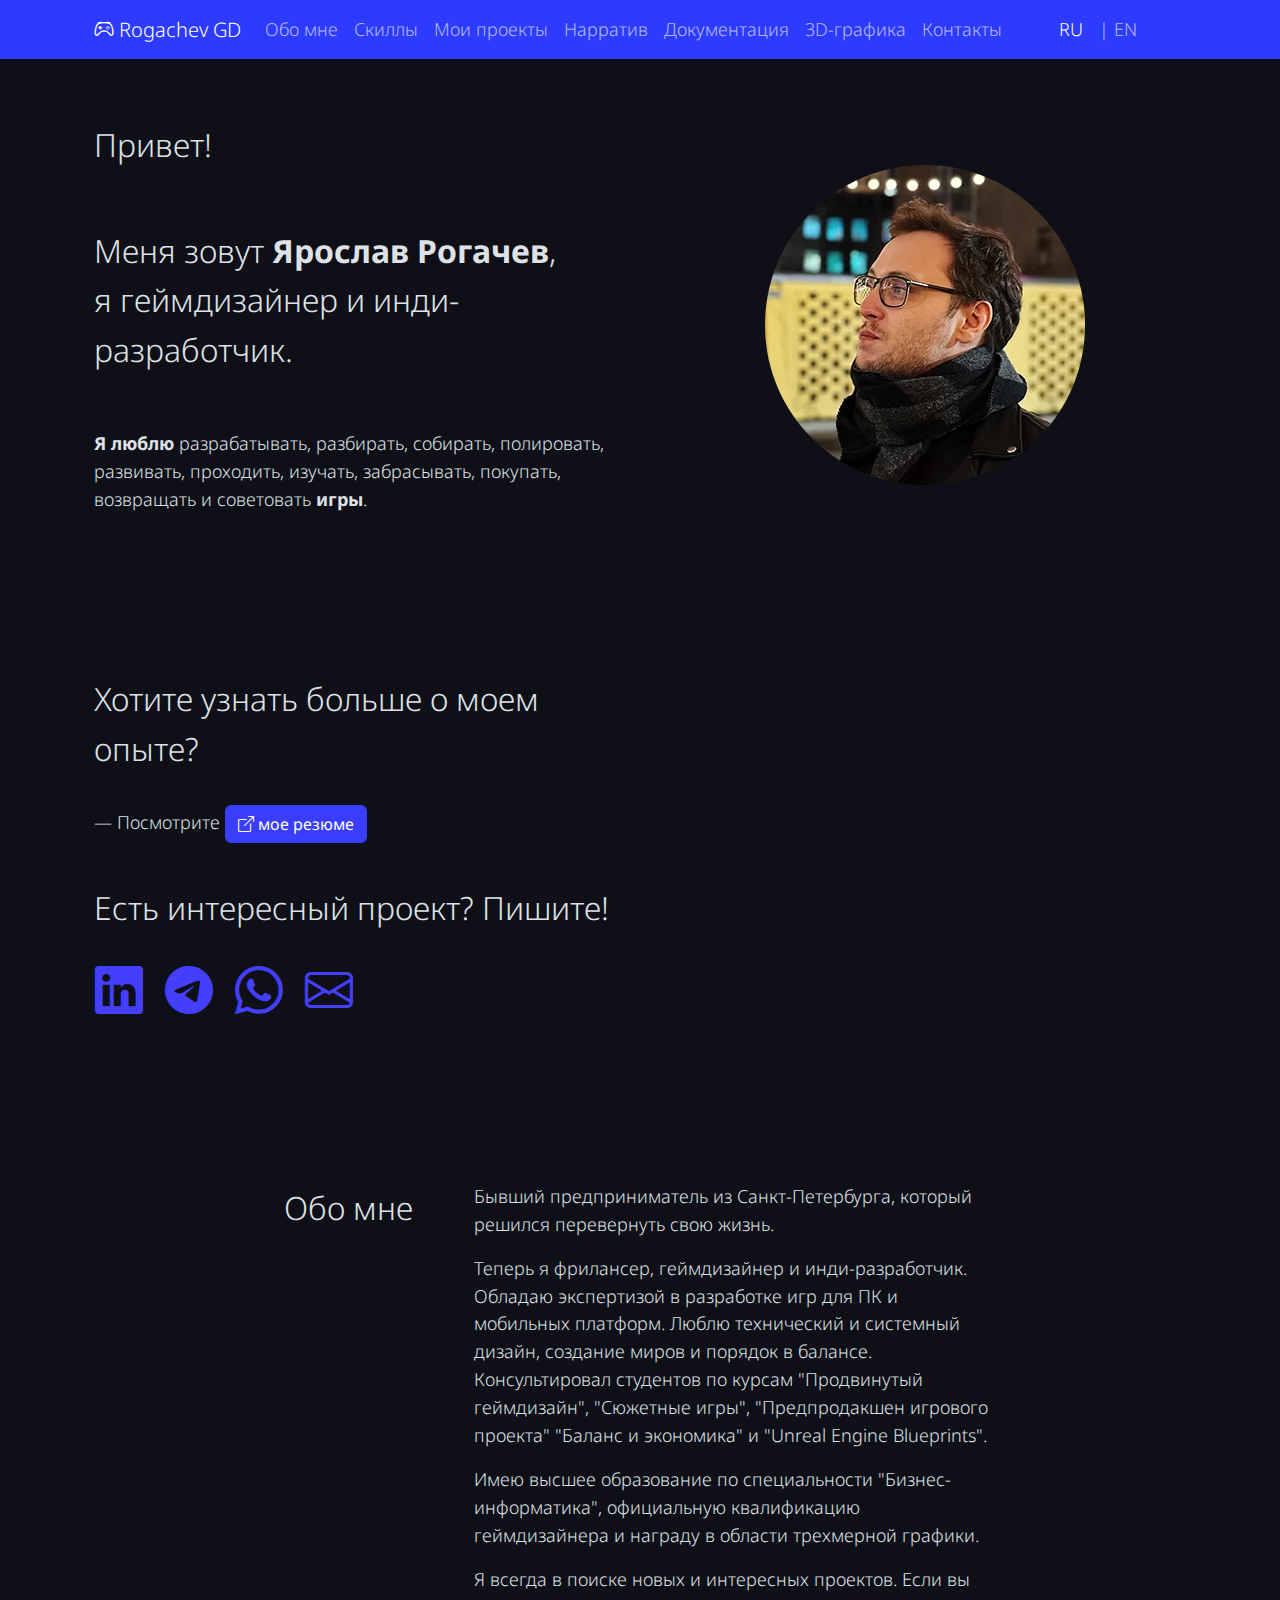
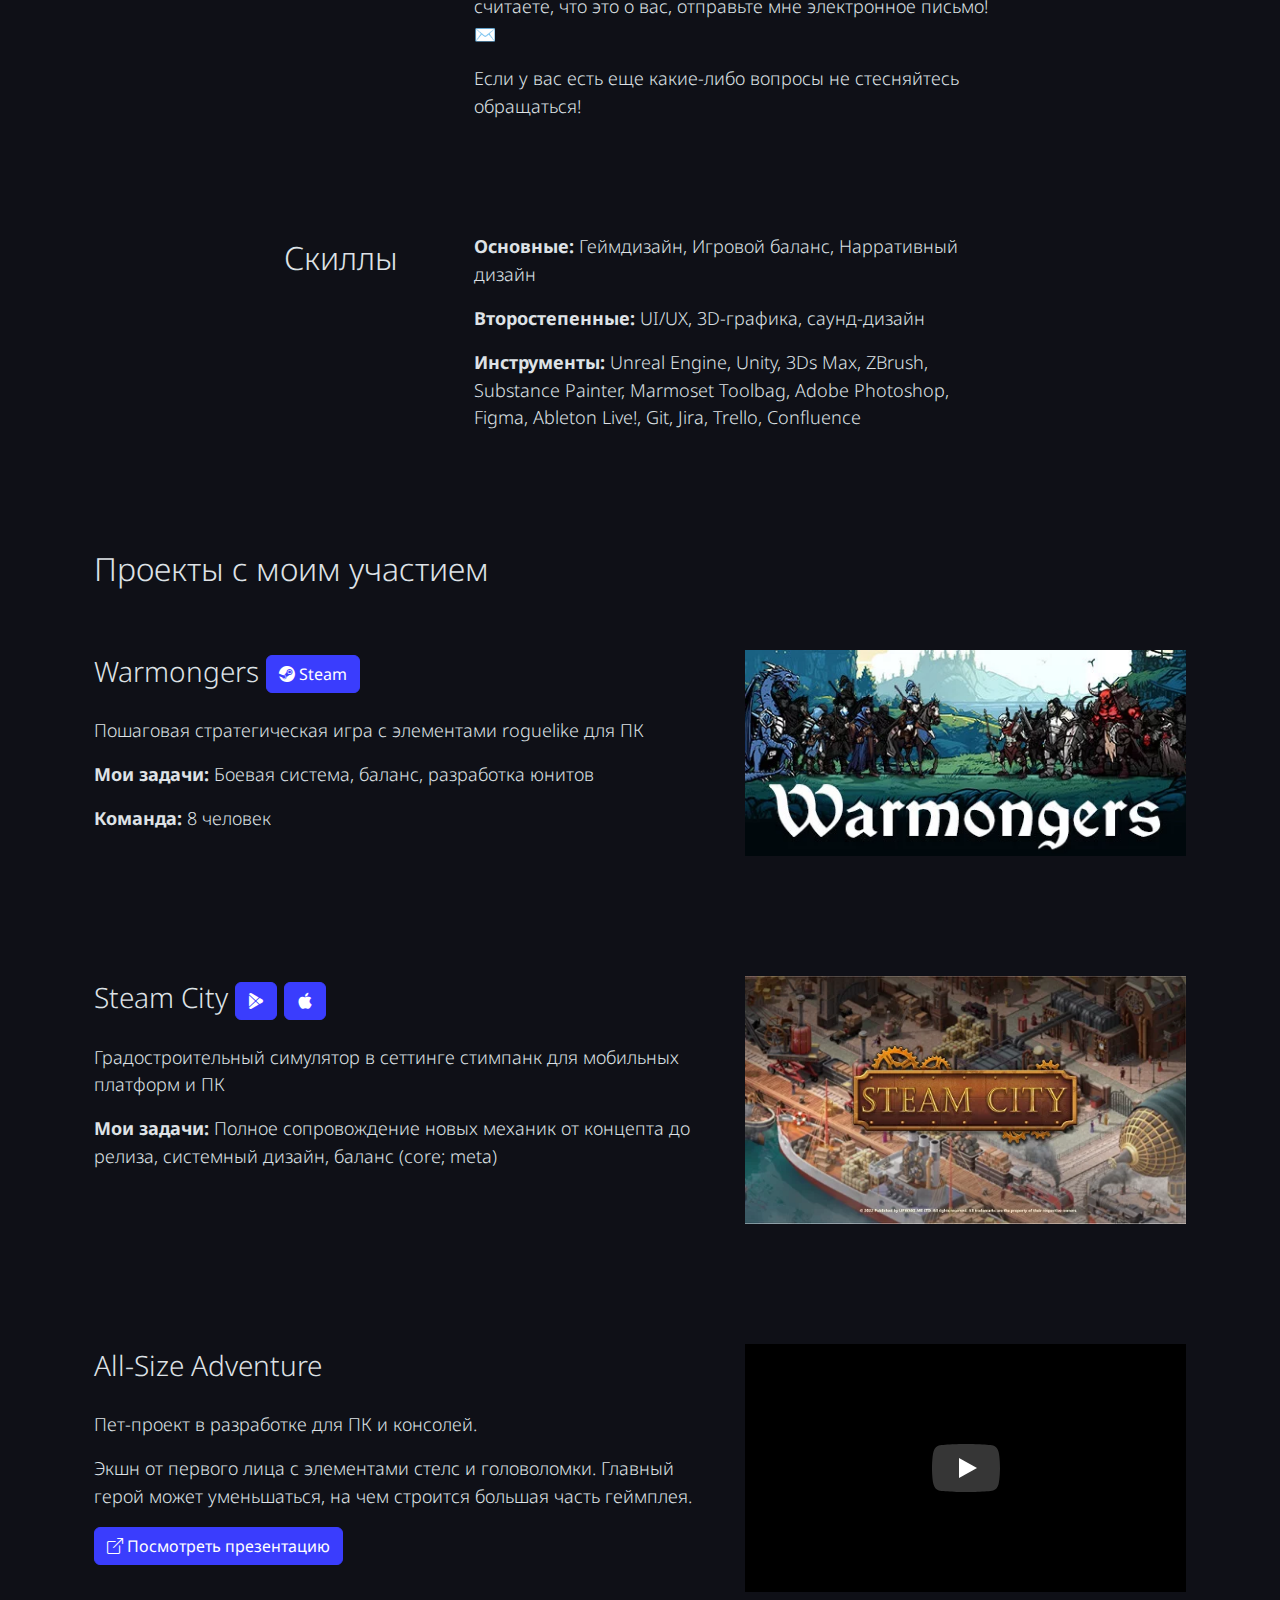
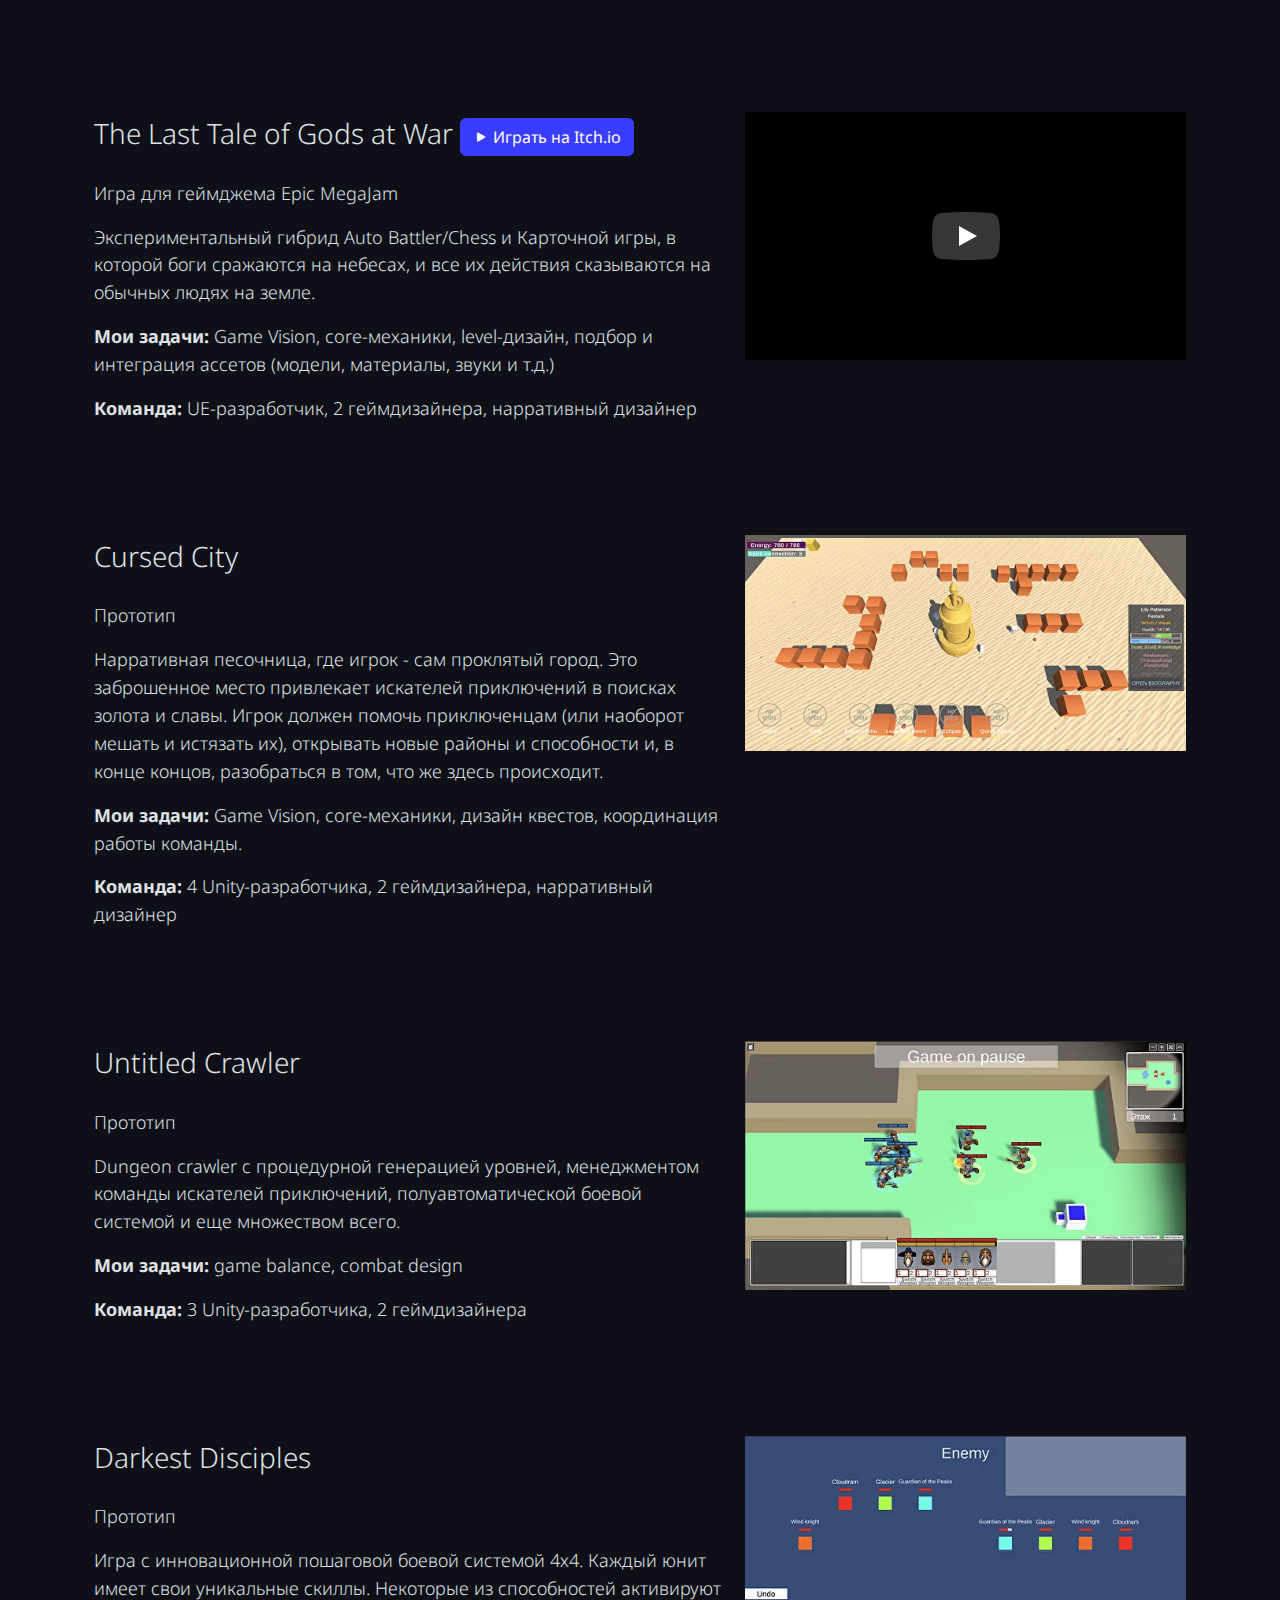
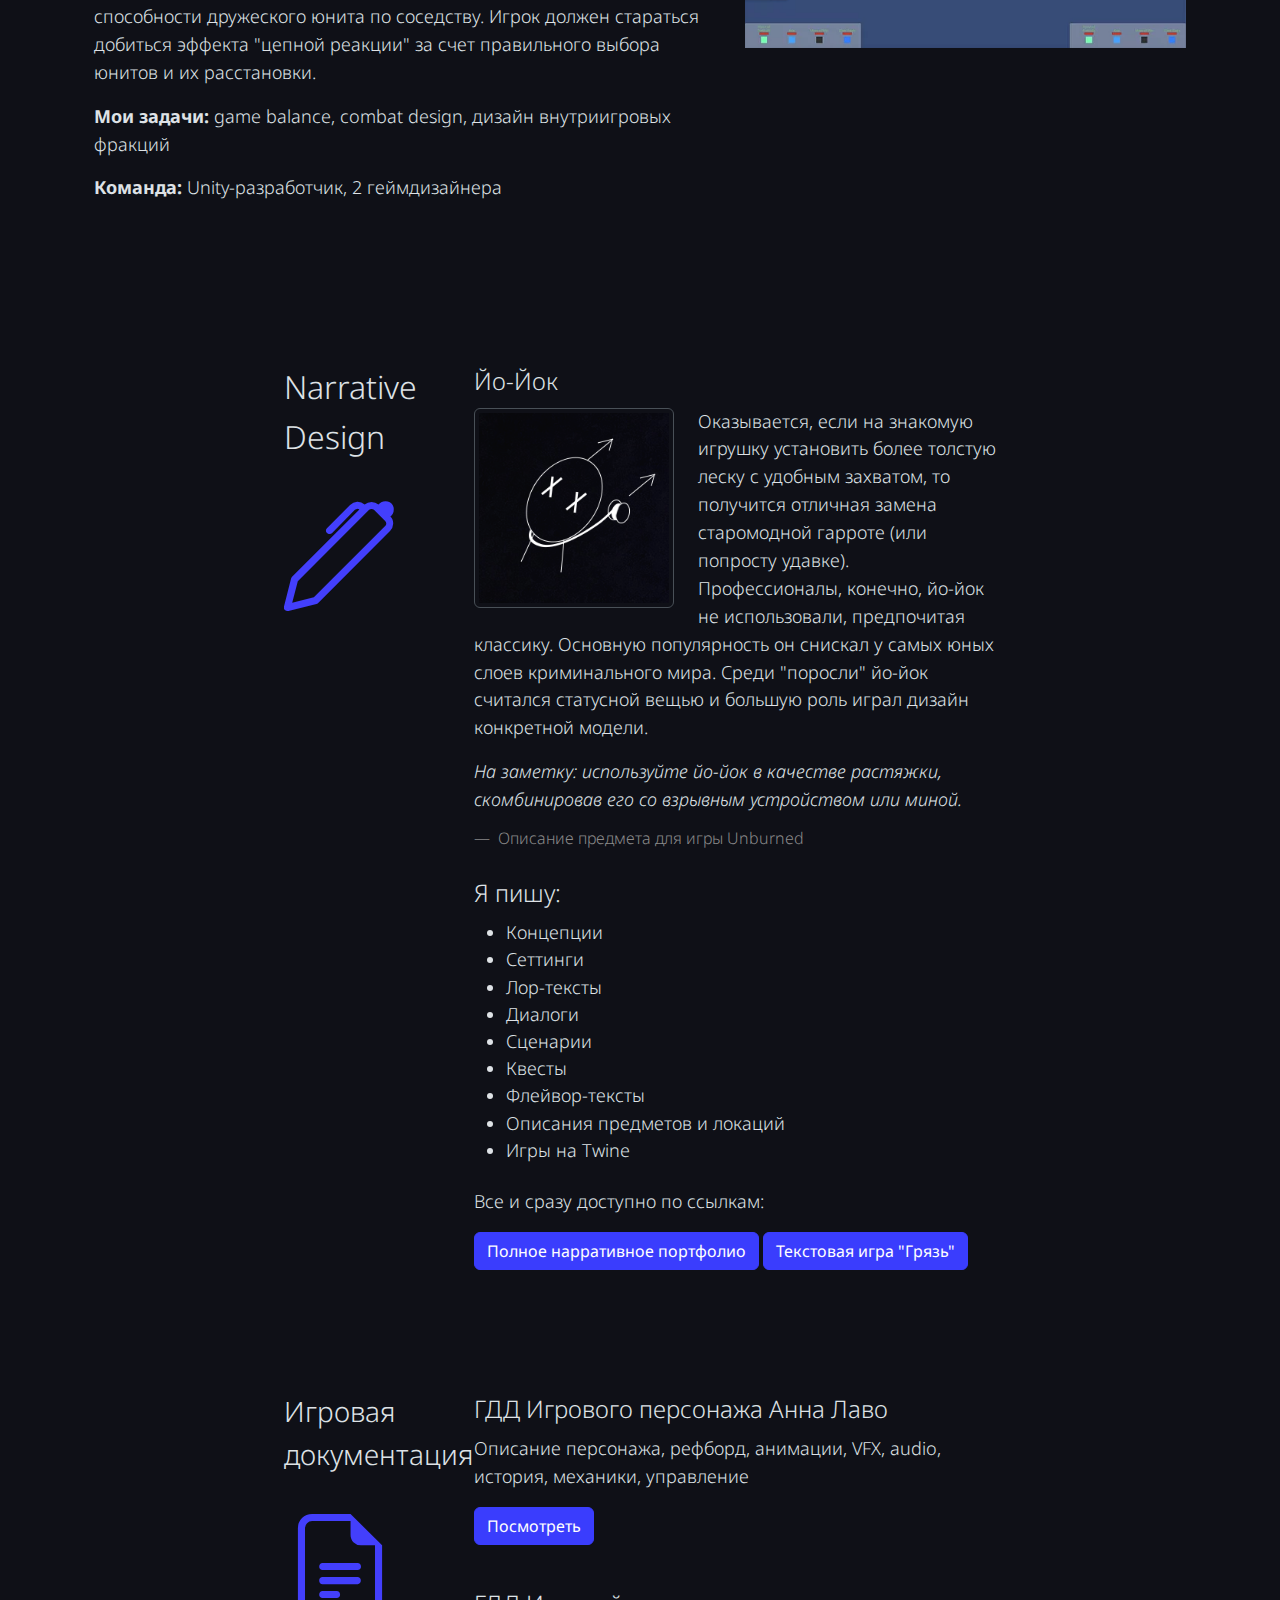
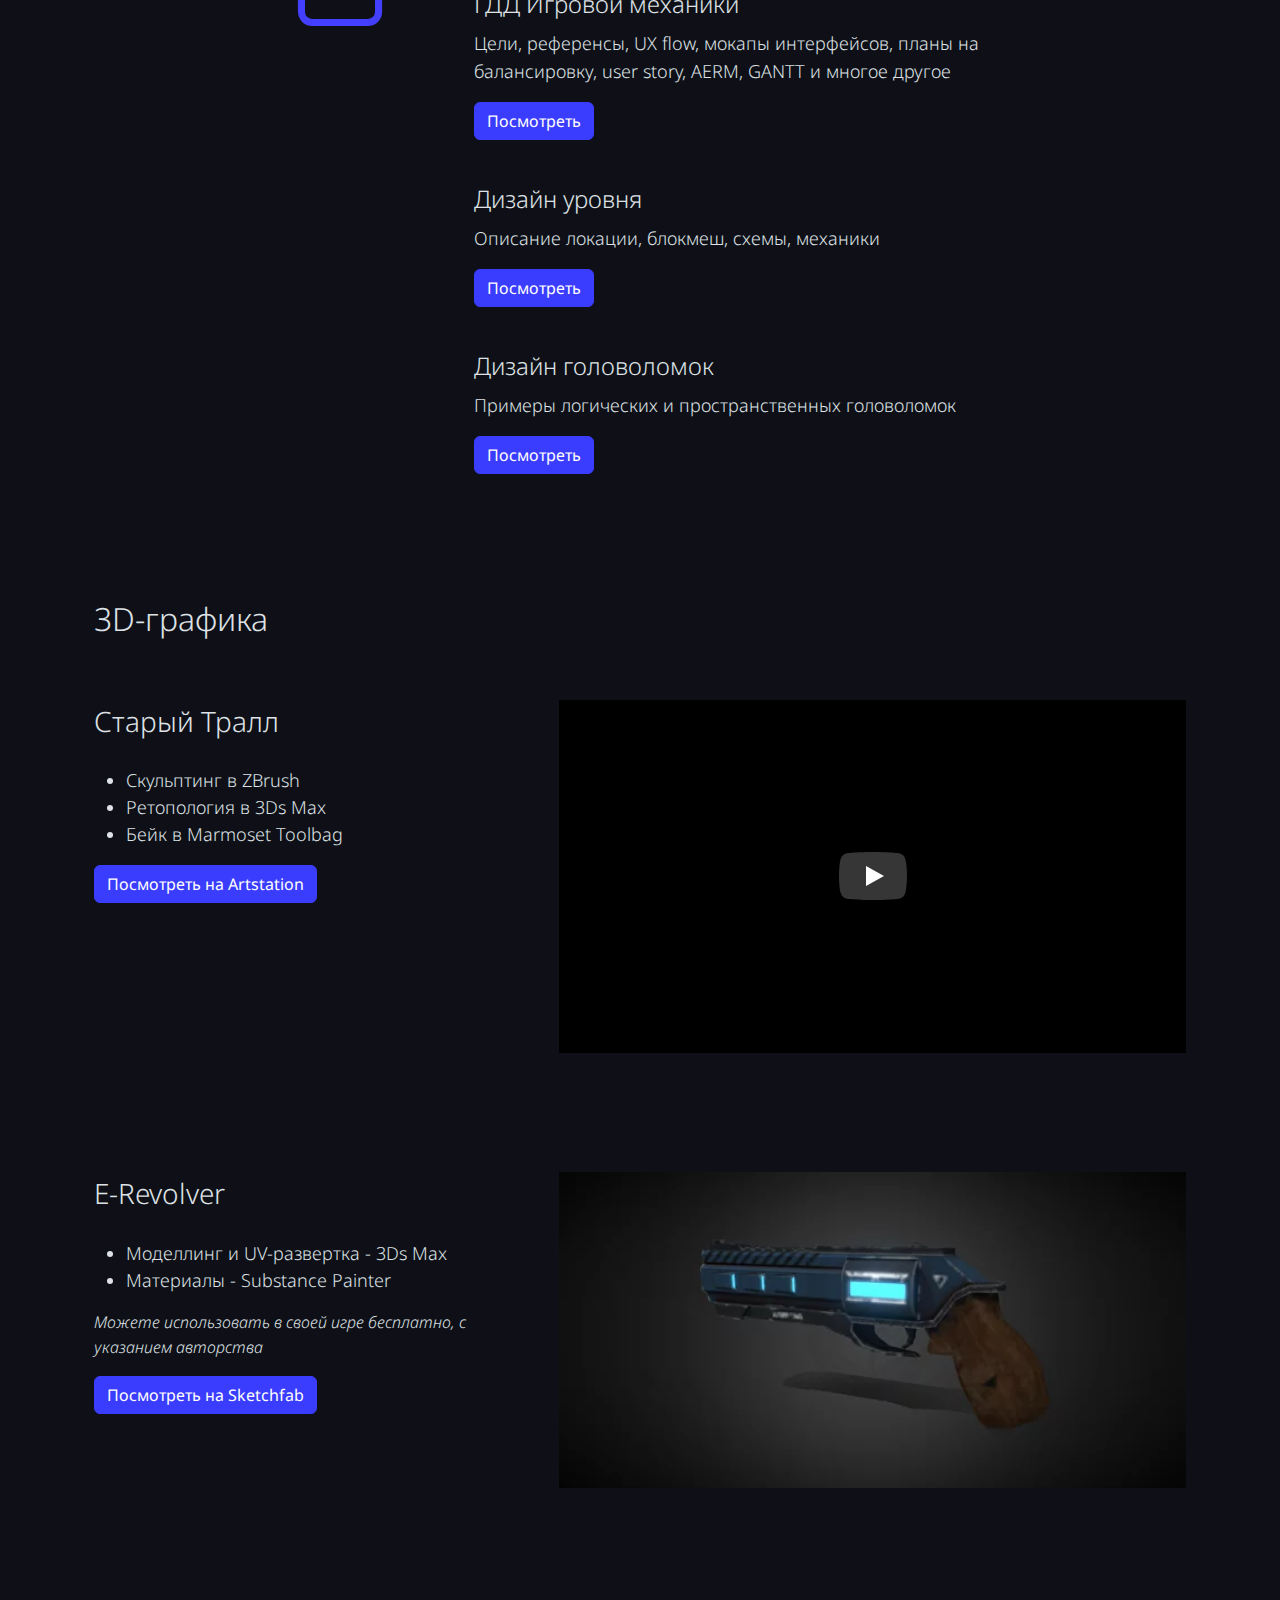
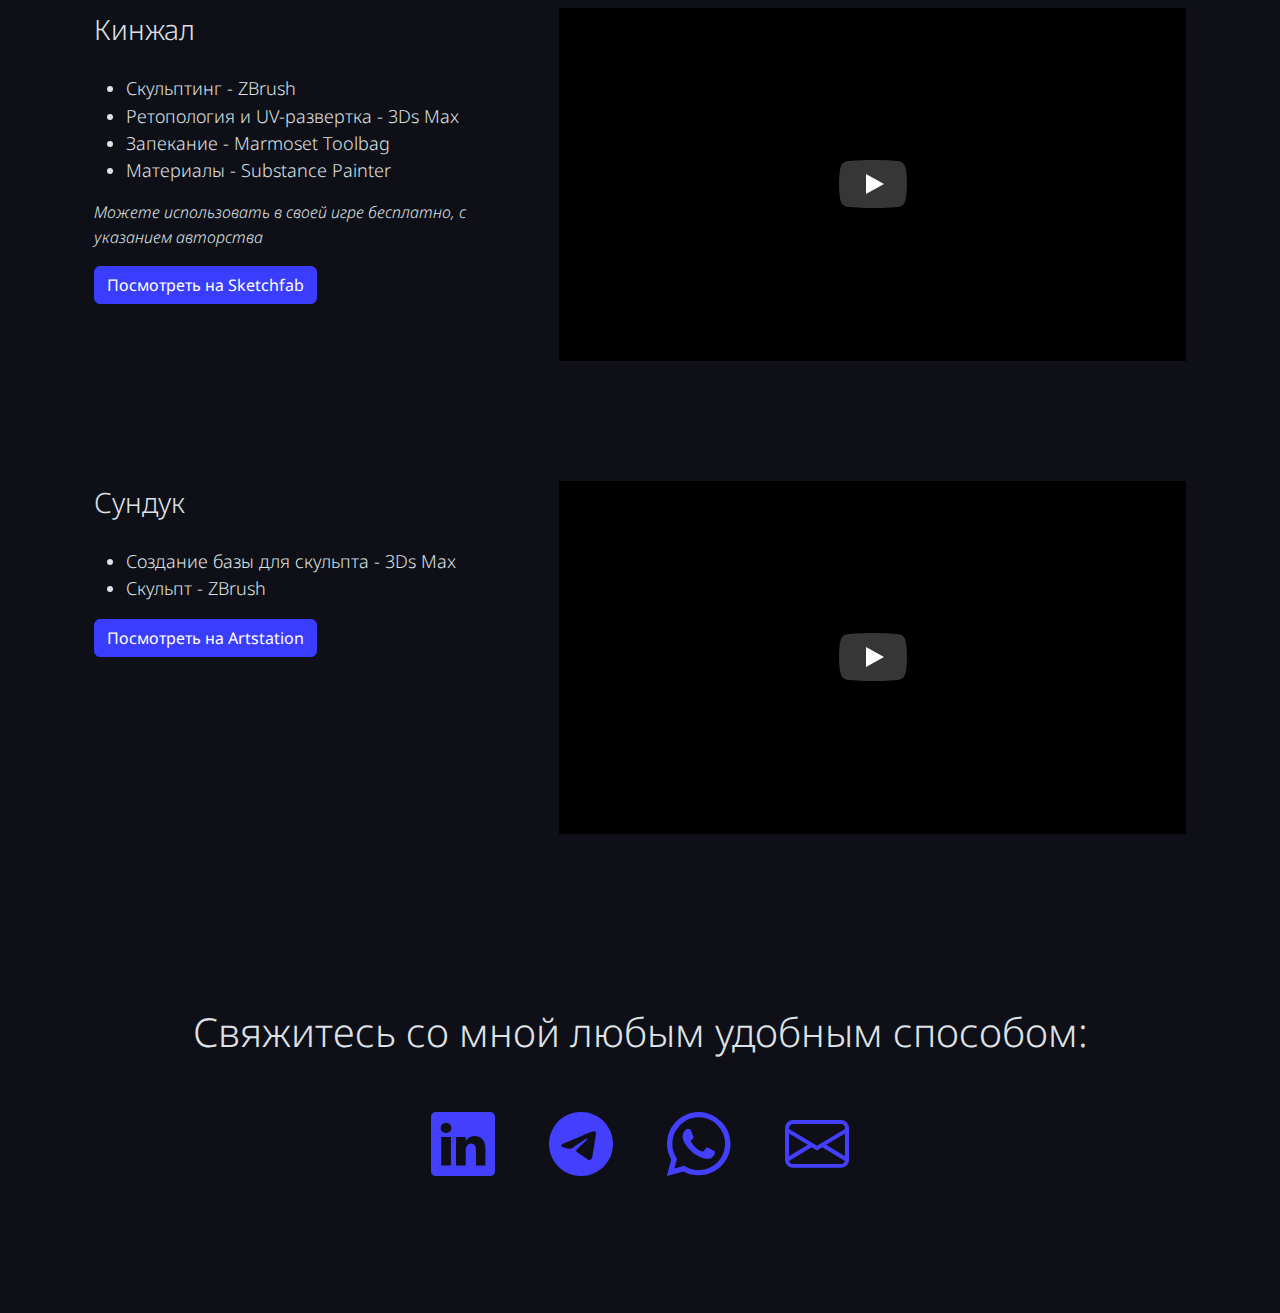
<file: index.html>
<!doctype html>
<html lang="ru" data-bs-theme="dark" data-lt-installed="true">
<head>
    <meta charset="utf-8">
    <meta name="viewport" content="width=device-width, initial-scale=1">
    <meta name="yandex-verification" content="294f26246aef5eca" />
    <meta name="google-site-verification" content="wV6p1NkEowcaSE9nH4chiw3F3h_SoFqNtJ3w1U0iWDY" />
    <title>Ярослав Рогачев - Геймдизайнер</title>
    <meta name="description" content="Я люблю разрабатывать, разбирать, собирать, полировать, развивать, проходить, изучать, забрасывать, покупать, возвращать и советовать игры">
    <link rel="apple-touch-icon" sizes="180x180" href="apple-touch-icon.png">
    <link rel="icon" type="image/png" sizes="32x32" href="favicon-32x32.png">
    <link rel="icon" type="image/png" sizes="16x16" href="favicon-16x16.png">
    <link rel="manifest" href="site.webmanifest">
    <link href="https://cdn.jsdelivr.net/npm/bootstrap@5.3.3/dist/css/bootstrap.min.css" rel="stylesheet" integrity="sha384-QWTKZyjpPEjISv5WaRU9OFeRpok6YctnYmDr5pNlyT2bRjXh0JMhjY6hW+ALEwIH" crossorigin="anonymous">
    <script src="https://cdn.jsdelivr.net/npm/@popperjs/core@2.11.8/dist/umd/popper.min.js" integrity="sha384-I7E8VVD/ismYTF4hNIPjVp/Zjvgyol6VFvRkX/vR+Vc4jQkC+hVqc2pM8ODewa9r" crossorigin="anonymous"></script>
    <script src="https://cdn.jsdelivr.net/npm/bootstrap@5.3.3/dist/js/bootstrap.min.js" integrity="sha384-0pUGZvbkm6XF6gxjEnlmuGrJXVbNuzT9qBBavbLwCsOGabYfZo0T0to5eqruptLy" crossorigin="anonymous"></script>
    <link rel="stylesheet" href="https://cdn.jsdelivr.net/npm/bootstrap-icons@1.11.3/font/bootstrap-icons.min.css">
    <link rel="preconnect" href="https://fonts.googleapis.com">
    <link rel="preconnect" href="https://fonts.gstatic.com" crossorigin>
    <link href="https://fonts.googleapis.com/css2?family=Noto+Sans:ital,wght@0,100..900;1,100..900&display=swap" rel="stylesheet">
    <link rel="stylesheet" href="css/style.css">
    <link rel="stylesheet" href="src/lite-yt-embed.css" />
    <script src="src/lite-yt-embed.js"></script>
</head>
  <body>
    <nav id="my_navbar" class="navbar navbar-expand-lg bg-primary fixed-top">
      <div class="container-xl px-4">
        <a class="navbar-brand" href="#"><i class="bi bi-controller"></i> Rogachev GD</a>
        <button class="navbar-toggler" type="button" data-bs-toggle="collapse" data-bs-target="#navbarSupportedContent" aria-controls="navbarSupportedContent" aria-expanded="false" aria-label="Toggle navigation">
          <span class="navbar-toggler-icon"></span>
        </button>
        <div class="collapse navbar-collapse" id="navbarSupportedContent">
            <ul class="navbar-nav me-auto mb-2 mb-lg-0">
                <li class="nav-item">
                    <a class="nav-link" href="#about">Обо мне</a>
                </li>
                <li class="nav-item">
                    <a class="nav-link" href="#skills">Скиллы</a>
                </li>
                <li class="nav-item">
                    <a class="nav-link" href="#projects">Мои проекты</a>
                </li>
                <li class="nav-item">
                    <a class="nav-link" href="#narrative">Нарратив</a>
                </li>
                <li class="nav-item">
                    <a class="nav-link" href="#documents">Документация</a>
                </li>
                <li class="nav-item">
                    <a class="nav-link" href="#graphics">3D-графика</a>
                </li>
                <li class="nav-item">
                    <a class="nav-link" href="#contact">Контакты</a>
                </li>
            </ul>
            <ul class="navbar-nav me-auto mt-4 mb-2 mb-lg-0 d-md-flex d-lg-none">
                <li class="nav-item">
                    <a class="nav-link" href="/en">EN</a>
                </li>
            </ul>
            <ul class="navbar-nav me-auto mb-2 mb-lg-0 float-end d-none d-lg-flex">
                <li class="nav-item">
                    <a class="nav-link active">RU</a>
                </li>
                <li class="nav-item">
                    <a class="nav-link" href="/en"> | EN</a>
                </li>
            </ul>
        </div>
      </div>
    </nav>
  <main>
      <div class="container-xl px-4 py-5">
          <div class="row flex-lg-row-reverse align-items-center g-5 py-5">
              <div class="col-md-6">
                  <img src="img/upic.png" class="d-block mx-auto img-fluid" alt="Yaroslav Rogachev" width="320" height="320" loading="lazy">
              </div>
              <div class="col-lg-6">
                  <p class="h2 py-4">Привет!</p>
                  <p class="h2 py-4">Меня зовут <strong>Ярослав Рогачев</strong>, <br /> я геймдизайнер и инди-разработчик.</p>
                  <p class="py-4"><strong>Я люблю</strong> разрабатывать, разбирать, собирать, полировать, развивать, проходить, изучать, забрасывать, покупать, возвращать и советовать <strong>игры</strong>.</p>
              </div>
          </div>
          <div class="row flex-lg-row align-items-center g-5 py-5">
              <div class="col-lg-6">
                  <p id="contact" class="h2 py-4">Хотите узнать больше о моем опыте?</p>
                
                  <p>— Посмотрите <a target="_blank" class="btn btn-primary" href="https://drive.google.com/file/d/1g_ESiWxyW_SPKNBk6HDrvCPOpzJJFpUJ/view?usp=sharing"><i class="bi bi-box-arrow-up-right"></i> мое резюме</a></p>

                  <p class="h2 py-4">Есть интересный проект? Пишите!</p>
                  <a target="_blank" class="btn mb-4 contact-me contact-me-first contact-me-small" href="https://www.linkedin.com/in/yaroslav-rogachev-3392bba3/"><i class="bi bi-linkedin"></i></a>
                  <a target="_blank" class="btn mb-4 contact-me contact-me-small" href="https://t.me/kapodastrs"><i class="bi bi-telegram"></i></a>
                  <a target="_blank" class="btn mb-4 contact-me contact-me-small" href="https://wa.me/79313124687?text=%D0%9F%D1%80%D0%B8%D0%B2%D0%B5%D1%82%21%20%D0%A3%20%D0%BC%D0%B5%D0%BD%D1%8F%20%D0%BE%D1%82%D0%BB%D0%B8%D1%87%D0%BD%D0%BE%D0%B5%20%D0%BF%D1%80%D0%B5%D0%B4%D0%BB%D0%BE%D0%B6%D0%B5%D0%BD%D0%B8%D0%B5%21"><i class="bi bi-whatsapp"></i></a>
                  <a target="_blank" class="btn mb-4 contact-me contact-me-small" href="mailto:rogachev.gd@gmail.com"><i class="bi bi-envelope"></i></a>
              </div>
          </div>
          <div id="about" class="row g-5 mt-5 justify-content-center" data-bs-spy="scroll" data-bs-target="#my_navbar" data-bs-root-margin="0px 0px -20%">
              <div class="col-lg-2">
                  <h1 class="h2">Обо мне</h1>
              </div>
              <div class="col-lg-6">
                  <p>Бывший предприниматель из Санкт-Петербурга, который решился перевернуть свою жизнь.</p>
                  <p>Теперь я фрилансер, геймдизайнер и инди-разработчик. Обладаю экспертизой в разработке игр для ПК и мобильных платформ. Люблю технический и системный дизайн, создание миров и порядок в балансе. Консультировал студентов по курсам "Продвинутый геймдизайн", "Сюжетные игры", "Предпродакшен игрового проекта" "Баланс и экономика" и "Unreal Engine Blueprints".</p>
                  <p>Имею высшее образование по специальности "Бизнес-информатика", официальную квалификацию геймдизайнера и награду в области трехмерной графики.</p>
                  <p>Я всегда в поиске новых и интересных проектов. Если вы считаете, что это о вас, отправьте мне электронное письмо! ✉️</p>
                  <p>Если у вас есть еще какие-либо вопросы не стесняйтесь обращаться!</p>
              </div>
          </div>
          <div id="skills" class="row g-5 mt-5 justify-content-center">
              <div class="col-lg-2">
                  <h1 class="h2">Скиллы</h1>
              </div>
              <div class="col-lg-6">
                  <p><strong>Основные:</strong> Геймдизайн, Игровой баланс, Нарративный дизайн</p>
                  <p><strong>Второстепенные:</strong> UI/UX, 3D-графика, саунд-дизайн</p>
                  <p><strong>Инструменты:</strong> Unreal Engine, Unity, 3Ds Max, ZBrush, Substance Painter, Marmoset Toolbag, Adobe Photoshop, Figma, Ableton Live!, Git, Jira, Trello, Confluence</p>
              </div>
          </div>
          <div id="projects" class="row g-5 mt-5 justify-content-center">
              <div class="col-12">
                  <h1 class="h2">Проекты с моим участием</h1>
              </div>
              <section class="row flex-md-row-reverse py-5">
                  <div class="col-md-5">
                      <img class="img-fluid mx-auto d-block mb-4 w-100" src="img/warmongers.jpg" alt="Warmongers">
                  </div>
                  <div class="col-md-7">
                      <h2 class="h3 mb-4">Warmongers <a href="https://store.steampowered.com/app/2495830/Warmongers/" class="btn btn-primary" target="_blank"><i class="bi bi-steam"></i> Steam</a></h2>
                      <p>Пошаговая стратегическая игра с элементами roguelike для ПК</p>
                      <p><b>Мои задачи:</b> Боевая система, баланс, разработка юнитов</p>
                      <p><b>Команда:</b> 8 человек</p>
                  </div>
              </section>
              <section class="row flex-md-row-reverse py-5">
                  <div class="col-md-5">
                      <img class="img-fluid mx-auto d-block mb-4 w-100" src="img/steam.jpg" alt="Warmongers">
                  </div>
                  <div class="col-md-7">
                      <h2 class="h3 mb-4">Steam City <a href="https://play.google.com/store/apps/details?id=com.rbx.steamcity.android&hl=en" class="btn btn-primary" target="_blank"><i class="bi bi-google-play"></i></a> <a href="https://apps.apple.com/ru/app/steam-city-%D0%BF%D0%BE%D1%81%D1%82%D1%80%D0%BE%D0%B9-%D1%81%D0%B2%D0%BE%D0%B9-%D0%B3%D0%BE%D1%80%D0%BE%D0%B4/id6448172311" class="btn btn-primary" target="_blank"><i class="bi bi-apple"></i></a></h2>
                      <p>Градостроительный симулятор в сеттинге стимпанк для мобильных платформ и ПК</p>
                      <p><b>Мои задачи:</b> Полное сопровождение новых механик от концепта до релиза, системный дизайн, баланс (core; meta)</p>
                  </div>
              </section>
              <section class="row flex-md-row-reverse py-5">
                  <div class="col-md-5">
                      <div class="ratio ratio-16x9 mb-4 w-100">
                          <lite-youtube class="mb-4" videoid="JcLz5d3xcTA" playlabel="Play: All-Size Adventure"></lite-youtube>
                      </div>
                  </div>
                  <div class="col-md-7">
                      <h2 class="h3 mb-4">All-Size Adventure</h2>
                      <p>Пет-проект в разработке для ПК и консолей.</p>
                      <p>Экшн от первого лица с элементами стелс и головоломки. Главный герой может уменьшаться, на чем строится большая часть геймплея.</p>
                      <p><a href="https://docs.google.com/presentation/d/1z3w388E0BpSVFuQOOwZY4Jp1ArdUwtPN3bvix7RAO_c/edit?usp=sharing" class="btn btn-primary" target="_blank"><i class="bi bi-box-arrow-up-right" "></i> Посмотреть презентацию</a></p>
                  </div>
              </section>
              <section class="row flex-md-row-reverse py-5">
                  <div class="col-md-5">
                      <div class="ratio ratio-16x9 mb-4 w-100">
                          <lite-youtube class="mb-4" videoid="saOOtACCLOM" playlabel="Play: The Last Tale of Gods at War"></lite-youtube>
                      </div>
                  </div>
                  <div class="col-md-7">
                      <h2 class="h3 mb-4">The Last Tale of Gods at War <a href="https://kapodastr.itch.io/the-last-tale-of-gods-at-war" class="btn btn-primary" target="_blank"><i class="bi bi-play-fill"></i> Играть на Itch.io</a></h2>
                      <p>Игра для геймджема Epic MegaJam</p>
                      <p>Экспериментальный гибрид Auto Battler/Chess и Карточной игры, в которой боги сражаются на небесах, и все их действия сказываются на обычных людях на земле.</p>
                      <p><b>Мои задачи:</b> Game Vision, core-механики, level-дизайн, подбор и интеграция ассетов (модели, материалы, звуки и т.д.)</p>
                      <p><b>Команда:</b> UE-разработчик, 2 геймдизайнера, нарративный дизайнер</p>
                  </div>
              </section>
              <section class="row flex-md-row-reverse py-5">
                  <div class="col-md-5">
                      <img class="img-fluid mx-auto d-block mb-4 w-100" src="img/cursed.png" alt="Cursed City">
                  </div>
                  <div class="col-md-7">
                      <h2 class="h3 mb-4">Cursed City</h2>
                      <p>Прототип</p>
                      <p>Нарративная песочница, где игрок - сам проклятый город. Это заброшенное место привлекает искателей приключений в поисках золота и славы. Игрок должен помочь приключенцам (или наоборот мешать и истязать их), открывать новые районы и способности и, в конце концов, разобраться в том, что же здесь происходит.</p>
                      <p><b>Мои задачи:</b> Game Vision, core-механики, дизайн квестов, координация работы команды.</p>
                      <p><b>Команда:</b> 4 Unity-разработчика, 2 геймдизайнера, нарративный дизайнер</p>
                  </div>
              </section>
              <section class="row flex-md-row-reverse py-5">
                  <div class="col-md-5">
                      <img class="img-fluid mx-auto d-block mb-4 w-100" src="img/crawler.png" alt="Crawler">
                  </div>
                  <div class="col-md-7">
                      <h2 class="h3 mb-4">Untitled Crawler</h2>
                      <p>Прототип</p>
                      <p>Dungeon crawler с процедурной генерацией уровней, менеджментом команды искателей приключений, полуавтоматической боевой системой и еще множеством всего.</p>
                      <p><b>Мои задачи:</b> game balance, combat design</p>
                      <p><b>Команда:</b> 3 Unity-разработчика, 2 геймдизайнера</p>
                  </div>
              </section>
              <section class="row flex-md-row-reverse py-5">
                  <div class="col-md-5">
                      <img class="img-fluid mx-auto d-block mb-4 w-100" src="img/darkest.png" alt="Darkest Disciples">
                  </div>
                  <div class="col-md-7">
                      <h2 class="h3 mb-4">Darkest Disciples</h2>
                      <p>Прототип</p>
                      <p>Игра с инновационной пошаговой боевой системой 4х4. Каждый юнит имеет свои уникальные скиллы. Некоторые из способностей активируют способности дружеского юнита по соседству. Игрок должен стараться добиться эффекта "цепной реакции" за счет правильного выбора юнитов и их расстановки.</p>
                      <p><b>Мои задачи:</b> game balance, combat design, дизайн внутриигровых фракций</p>
                      <p><b>Команда:</b> Unity-разработчик, 2 геймдизайнера</p>
                  </div>
              </section>
          </div>
          <div id="narrative" class="row g-5 mt-5 justify-content-center">
              <div class="col-lg-2">
                  <h1 class="h2">Narrative Design</h1>
                  <i class="bi bi-pen bi-header-giant d-none d-lg-block"></i>
              </div>
              <div class="col-lg-6">
                  <figure>
                      <blockquote class="blockquote">
                          <h2 class="h4">Йо-Йок</h2>
                          <img src="img/yoyok.png" class="img-thumbnail float-start me-4 mb-2" width="200px">
                          <p>
                              Оказывается, если на знакомую игрушку установить более толстую леску с удобным захватом, то получится отличная замена старомодной гарроте (или попросту удавке).
                              Профессионалы, конечно, йо-йок не использовали, предпочитая классику. Основную популярность он снискал у самых юных слоев криминального мира. Среди "поросли" йо-йок считался статусной вещью и большую роль играл дизайн конкретной модели.
                          </p>
                          <p>
                              <i>На заметку: используйте йо-йок в качестве растяжки, скомбинировав его со взрывным устройством или миной.</i>
                          </p>
                      </blockquote>
                      <figcaption class="blockquote-footer">
                          Описание предмета для игры Unburned
                      </figcaption>
                  </figure>
                  <h2 class="h4">Я пишу:</h2>
                  <ul class="mb-4">
                      <li>Концепции</li>
                      <li>Сеттинги</li>
                      <li>Лор-тексты</li>
                      <li>Диалоги</li>
                      <li>Сценарии</li>
                      <li>Квесты</li>
                      <li>Флейвор-тексты</li>
                      <li>Описания предметов и локаций</li>
                      <li>Игры на Twine</li>
                  </ul>
                  <p>Все и сразу доступно по ссылкам:</p>
                  <a href="https://docs.google.com/document/d/1fQ9x5aKe-ExeYZvZ5mJ2Xfurzt6Qv5nOebF_Sb-mUlA/edit?usp=sharing" target="_blank" class="btn btn-primary mb-4">Полное нарративное портфолио</a>
                  <a href="dirt.html" target="_blank" class="btn btn-primary mb-4">Текстовая игра "Грязь"</a>
              </div>
          </div>
          <div id="documents" class="row g-5 mt-5 justify-content-center">
              <div class="col-lg-2">
                  <h1 class="h3">Игровая документация</h1>
                  <i class="bi bi-file-earmark-text bi-header-giant"></i>
              </div>
              <div class="col-lg-6">
                  <h2 class="h4">ГДД Игрового персонажа Анна Лаво</h2>
                  <p>Описание персонажа, рефборд, анимации, VFX, audio, история, механики, управление</p>
                  <a target="_blank" class="btn btn-primary mb-4" href="https://drive.google.com/file/d/1kF-ceQ8aIxh2d9X8uB1Wjt1NFtJgE8Xu/view?usp=sharing">Посмотреть</a>

                  <h2 class="h4 mt-3">ГДД Игровой механики</h2>
                  <p>Цели, референсы, UX flow, мокапы интерфейсов, планы на балансировку, user story, AERM, GANTT и многое другое</p>
                  <a target="_blank" class="btn btn-primary mb-4" href="https://drive.google.com/file/d/1r7Sib34AggLTjOQMrnNfZquNs5Aa4kbS/view?usp=sharing">Посмотреть</a>

                  <h2 class="h4 mt-3">Дизайн уровня</h2>
                  <p>Описание локации, блокмеш, схемы, механики</p>
                  <a target="_blank" class="btn btn-primary mb-4" href="https://docs.google.com/document/d/1ohZ6Q03rjorPpsDCD1Kwzft3yKf3RLHRt9yVGaaliGk/edit?usp=sharing">Посмотреть</a>

                  <h2 class="h4 mt-3">Дизайн головоломок</h2>
                  <p>Примеры логических и пространственных головоломок</p>
                  <a target="_blank" class="btn btn-primary mb-4" href="https://docs.google.com/presentation/d/1KOdURqyGQiyVqzJDL3h__w5S64d0ua4OXizWzKt--ps/edit?usp=sharing">Посмотреть</a>

              </div>
          </div>
          <div id="graphics" class="row g-5 mt-5 justify-content-center">
              <div class="col-12">
                  <h1 class="h2">3D-графика</h1>
              </div>
              <section class="row flex-md-row-reverse py-5">
                  <div class="col-md-7">
                      <div class="ratio ratio-16x9 mb-4 w-100">
                          <lite-youtube class="mb-4" videoid="1dsrd6fh1LA" playlabel="Old Thrall"></lite-youtube>
                      </div>
                  </div>
                  <div class="col-md-5">
                      <h2 class="h3 mb-4">Старый Тралл</h2>
                      <ul>
                          <li>
                              Скульптинг в ZBrush
                              
                              
                          </li>
                          <li>Ретопология в 3Ds Max</li>
                          <li>Бейк в Marmoset Toolbag</li>
                      </ul>
                      <a target="_blank" class="btn btn-primary mb-4" href="https://www.artstation.com/artwork/GX0351">Посмотреть на Artstation</a>
                  </div>
              </section>
              <section class="row flex-md-row-reverse py-5">
                  <div class="col-md-7">
                      <img class="img-fluid mx-auto d-block mb-4 w-100" src="img/erevolver.png" alt="Warmongers">
                  </div>
                  <div class="col-md-5">
                      <h2 class="h3 mb-4">E-Revolver</h2>
                      <ul>
                          <li>Моделлинг и UV-развертка - 3Ds Max</li>
                          <li>Материалы - Substance Painter</li>
                      </ul>
                      <p class="fs-6 fst-italic">Можете использовать в своей игре бесплатно, с указанием авторства</p>
                      <a target="_blank" class="btn btn-primary mb-4" href="https://sketchfab.com/3d-models/e-revolver-aa9a29269fc2420a9c3b977f30cdd206">Посмотреть на Sketchfab</a>
                  </div>
              </section>
              <section class="row flex-md-row-reverse py-5">
                  <div class="col-md-7">
                      <div class="ratio ratio-16x9 mb-4 w-100">
                          <lite-youtube class="mb-4" videoid="BuH3D2mx1DE" playlabel="Dagger"></lite-youtube>
                      </div>
                  </div>
                  <div class="col-md-5">
                      <h2 class="h3 mb-4">Кинжал</h2>
                      <ul>
                          <li>Скульптинг - ZBrush</li>
                          <li>Ретопология и UV-развертка - 3Ds Max</li>
                          <li>Запекание - Marmoset Toolbag</li>
                          <li>Материалы - Substance Painter</li>
                      </ul>
                      <p class="fs-6 fst-italic">Можете использовать в своей игре бесплатно, с указанием авторства</p>
                      <a target="_blank" class="btn btn-primary mb-4" href="https://sketchfab.com/3d-models/short-sword-dagger-fb5778f1354d4968b7a35483c35cf4b7">Посмотреть на Sketchfab</a>
                  </div>
              </section>
              <section class="row flex-md-row-reverse py-5">
                  <div class="col-md-7">
                      <div class="ratio ratio-16x9 mb-4 w-100">
                          <lite-youtube class="mb-4" videoid="X9XQVmjw9wo" playlabel="Chest"></lite-youtube>
                      </div>
                  </div>
                  <div class="col-md-5">
                      <h2 class="h3 mb-4">Сундук</h2>
                      <ul>
                          <li>Создание базы для скульпта - 3Ds Max</li>
                          <li>Скульпт - ZBrush</li>
                      </ul>
                      <a target="_blank" class="btn btn-primary mb-4" href="https://www.artstation.com/artwork/rROVRO">Посмотреть на Artstation</a>
                  </div>
              </section>
          </div>
            <div class="row g-5 mt-5 justify-content-center">
                <div class="col-12 text-center mb-4 pb-4">
                    <h1 class="mb-4">Свяжитесь со мной любым удобным способом:</h1>
                    <a target="_blank" class="btn mb-4 contact-me" href="https://www.linkedin.com/in/yaroslav-rogachev-3392bba3/"><i class="bi bi-linkedin"></i></a>
                    <a target="_blank" class="btn mb-4 contact-me" href="https://t.me/kapodastrs"><i class="bi bi-telegram"></i></a>
                    <a target="_blank" class="btn mb-4 contact-me" href="https://wa.me/79313124687?text=%D0%9F%D1%80%D0%B8%D0%B2%D0%B5%D1%82%21%20%D0%A3%20%D0%BC%D0%B5%D0%BD%D1%8F%20%D0%BE%D1%82%D0%BB%D0%B8%D1%87%D0%BD%D0%BE%D0%B5%20%D0%BF%D1%80%D0%B5%D0%B4%D0%BB%D0%BE%D0%B6%D0%B5%D0%BD%D0%B8%D0%B5%21"><i class="bi bi-whatsapp"></i></a>
                    <a target="_blank" class="btn mb-4 contact-me" href="mailto:rogachev.gd@gmail.com"><i class="bi bi-envelope"></i></a>
                </div>
            </div>
      </div>
</main>
    
  </body>
  <script>
   /*function removeElementsByClass(className) {
        let elements = document.getElementsByClassName(className);
        while(elements.length > 0) {
            elements[0].parentNode.removeChild(elements[0]);
        }
    }
    const iframe = document.getElementById("test_loader");
    iframe.addEventListener("load", function() {
    console.log("Finish");
    removeElementsByClass('ytp-title-channel-logo');
    });*/
    
</script>
</html>
</file>
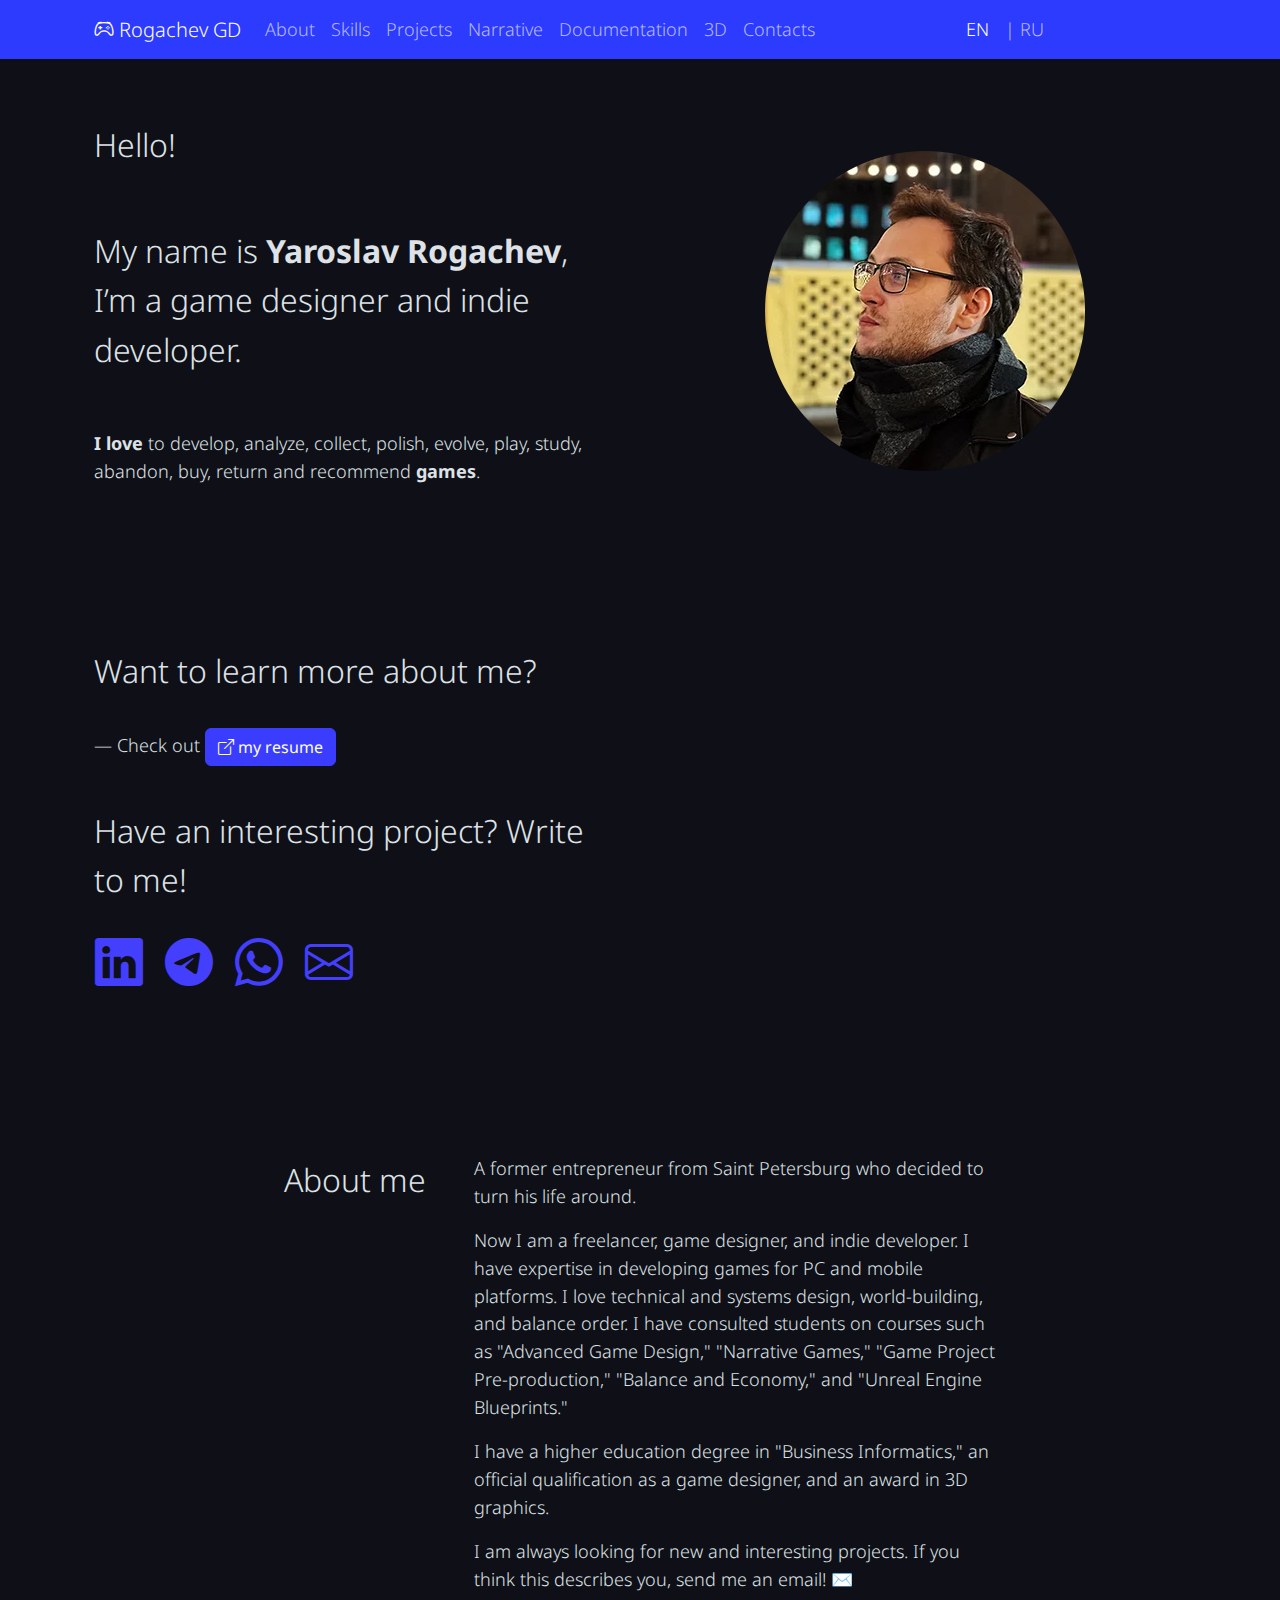
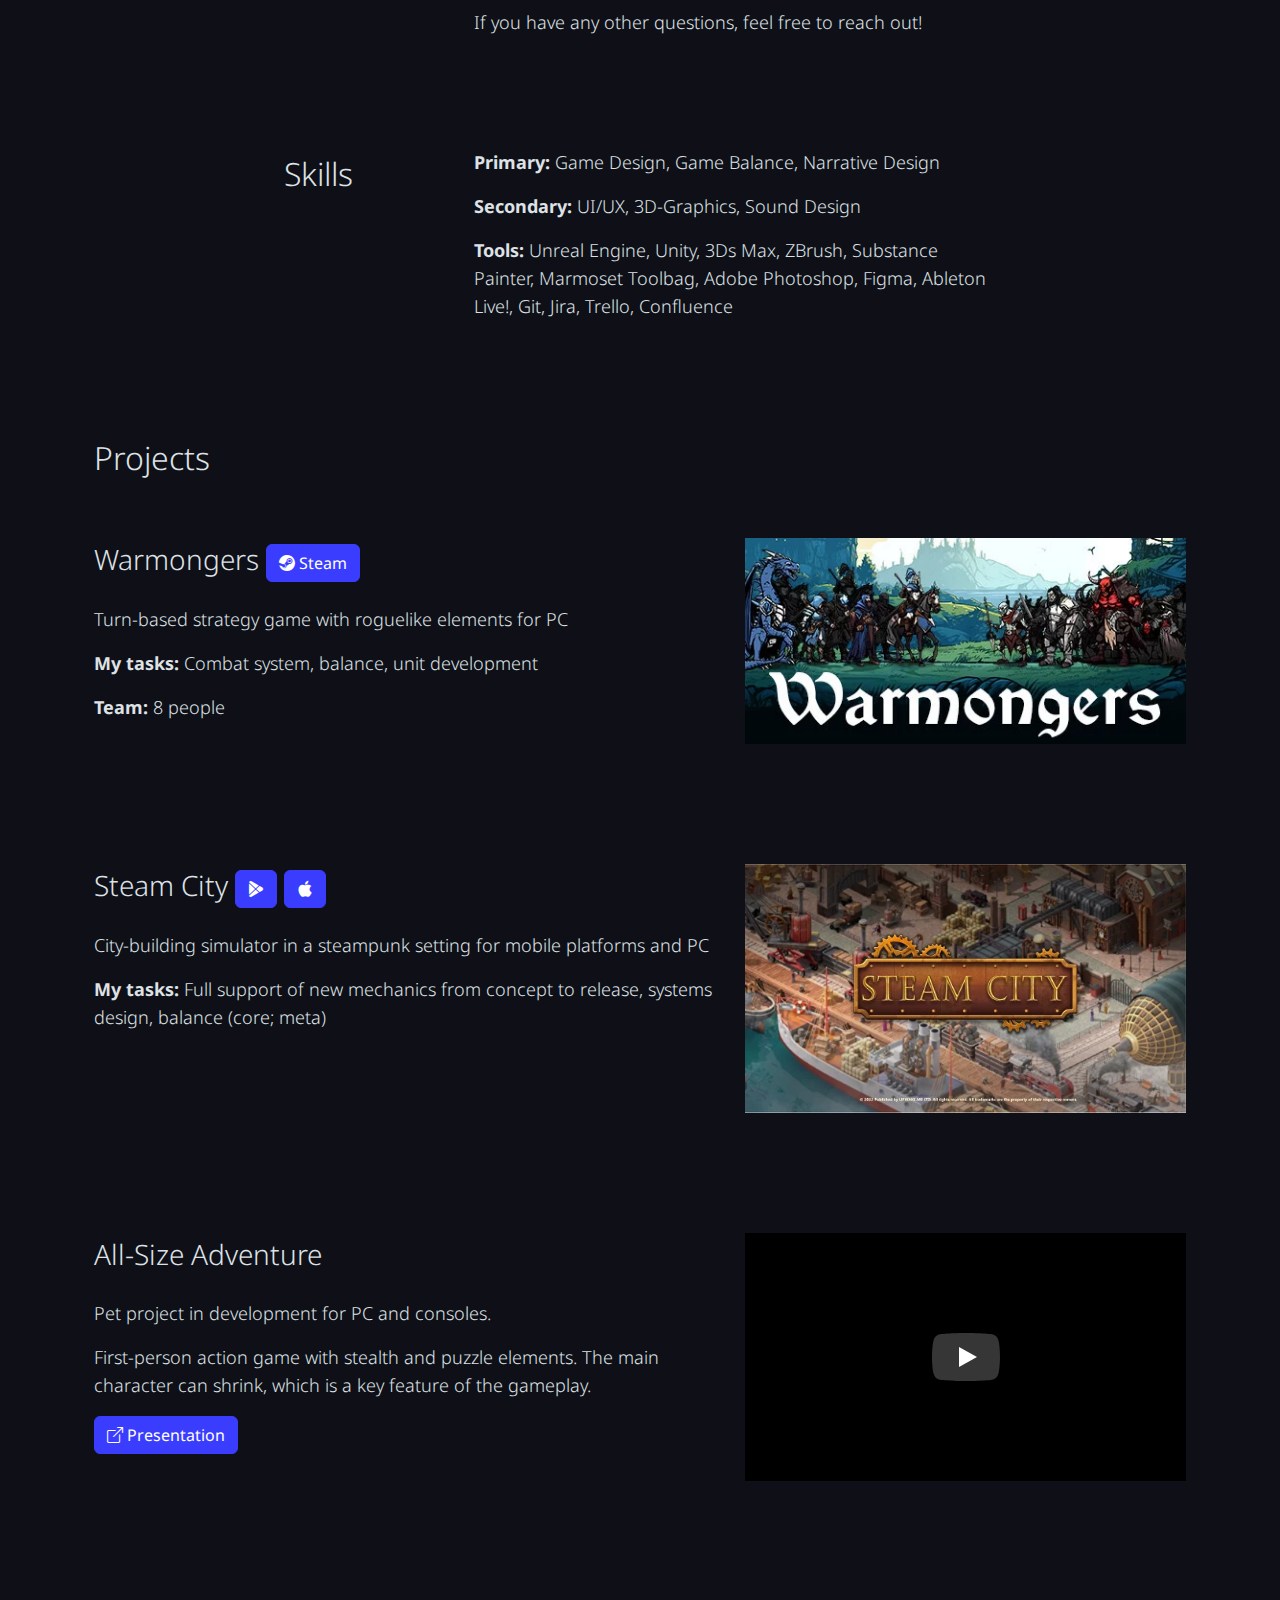
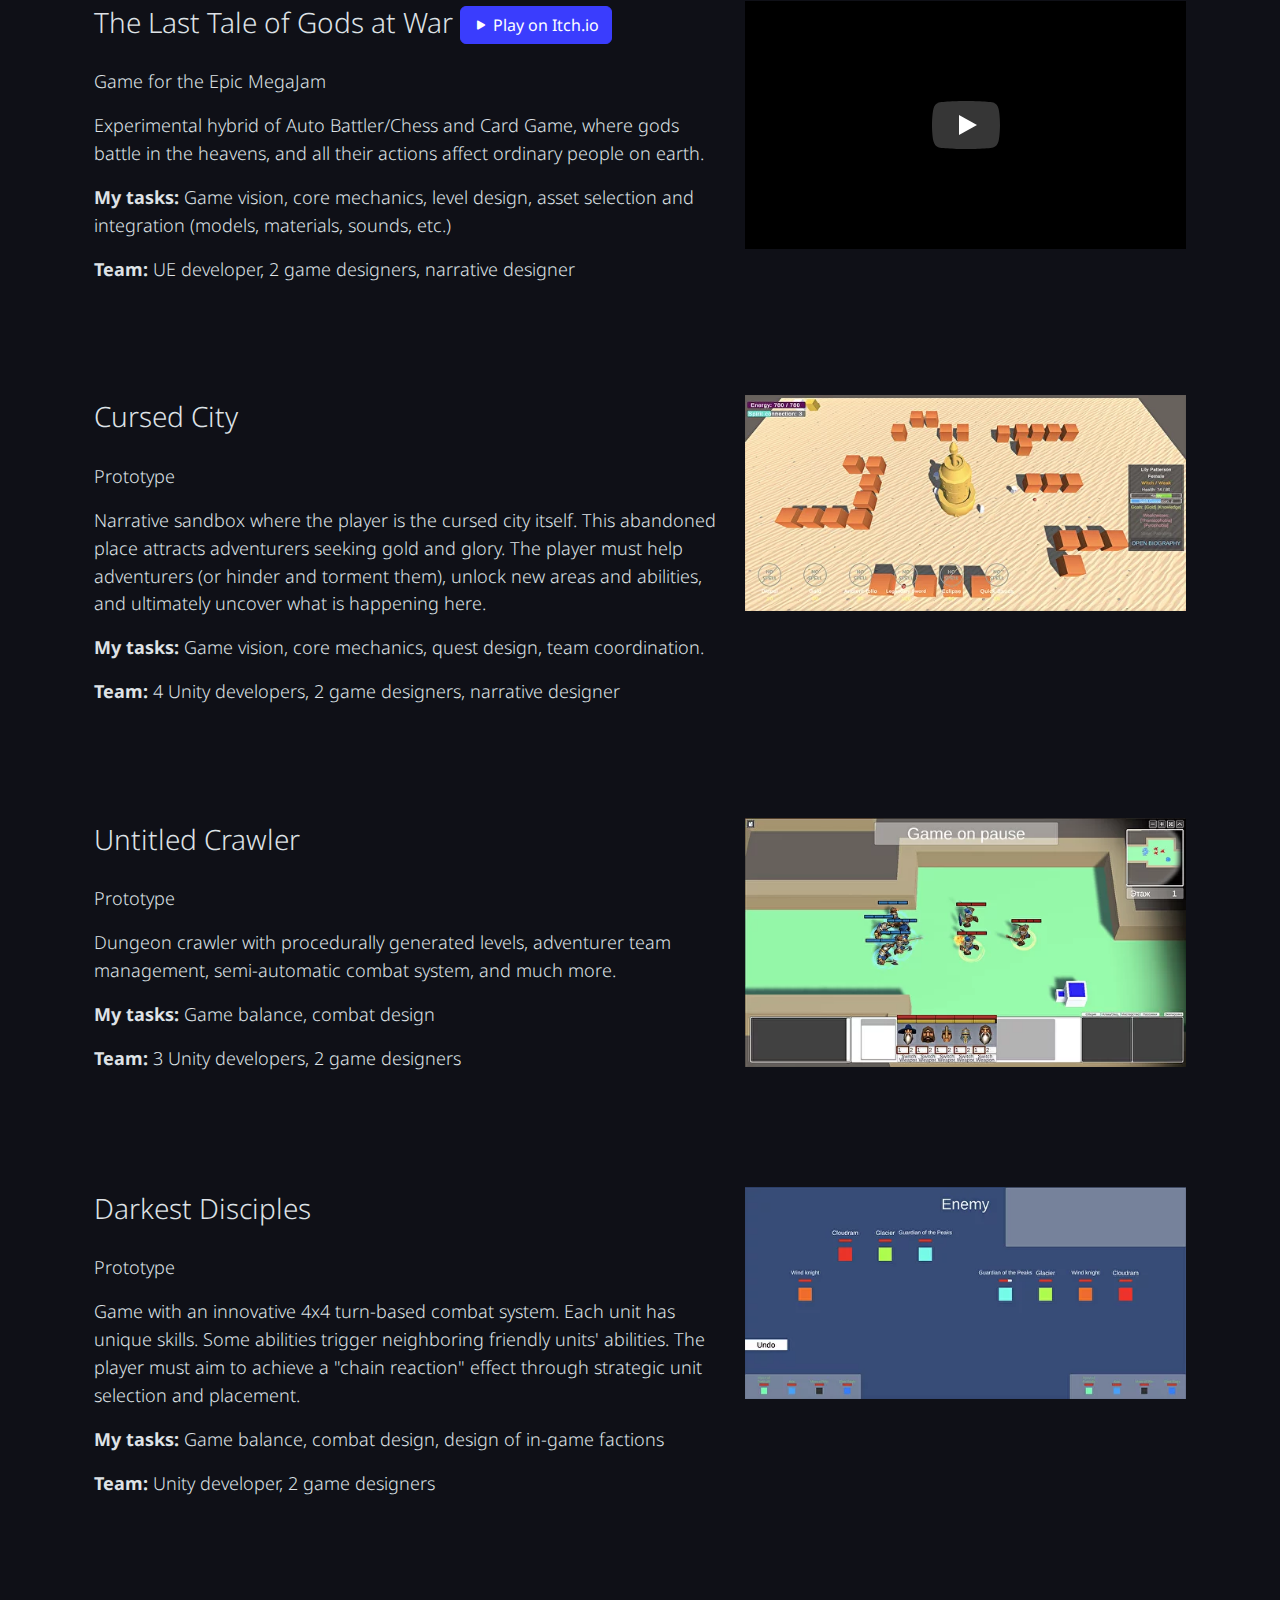
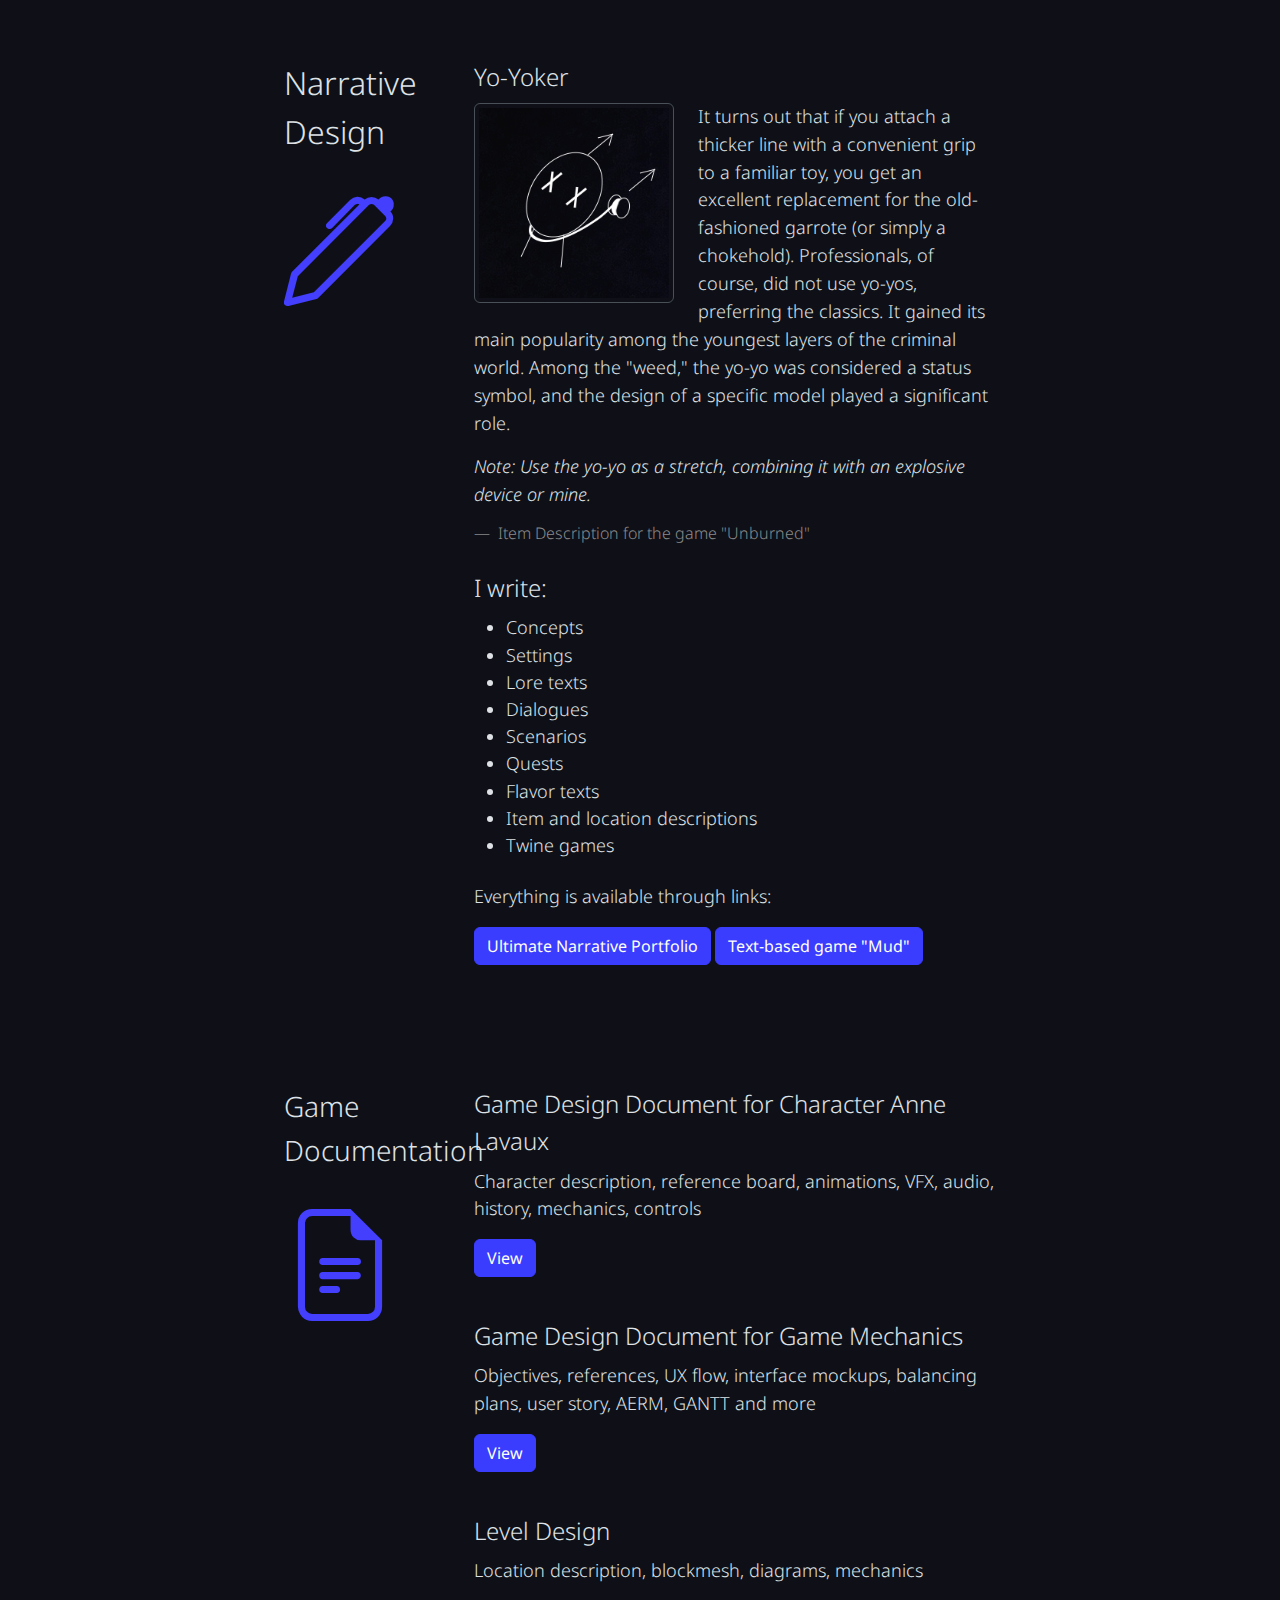
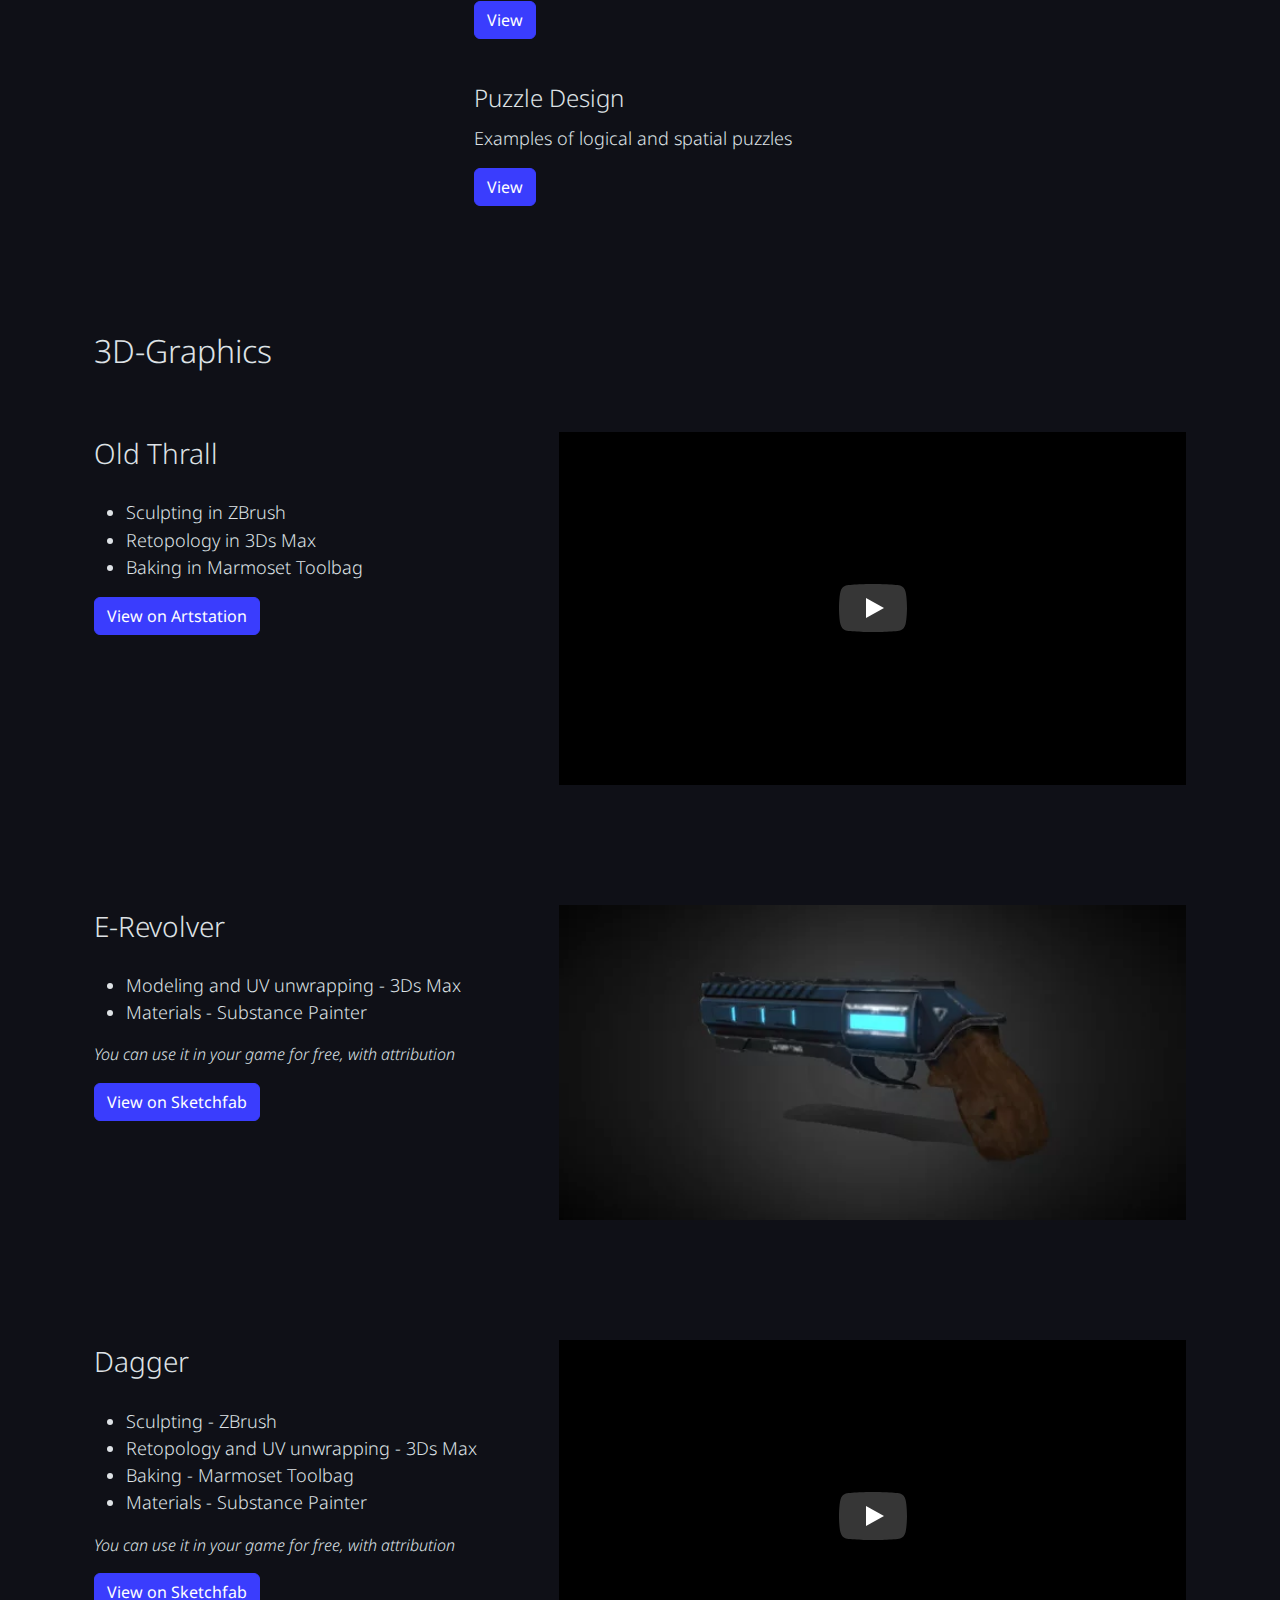
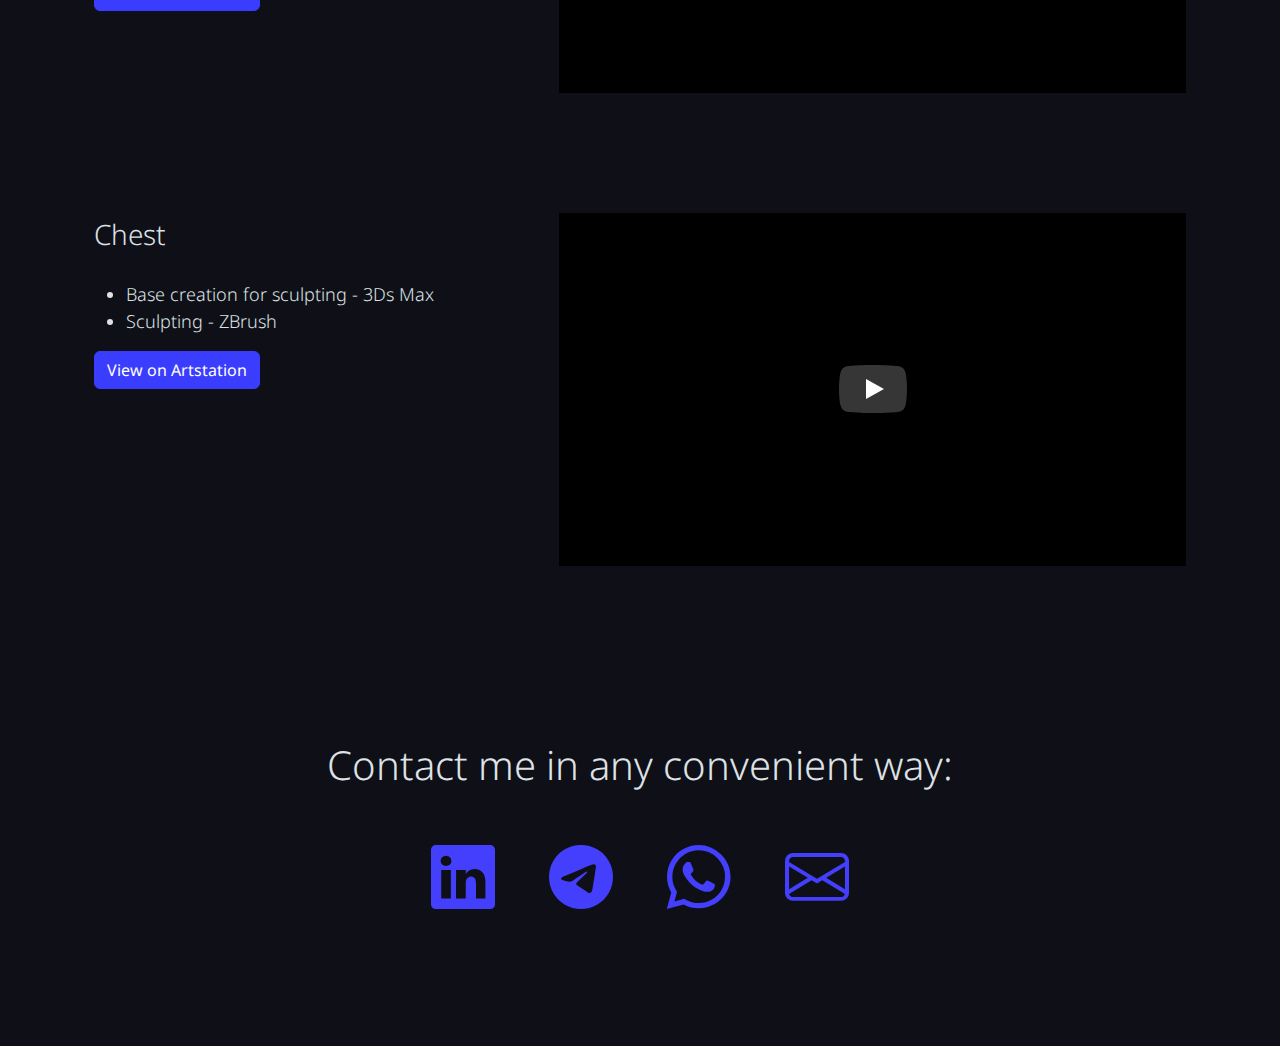
<file: en/index.html>
<!doctype html>
<html lang="en" data-bs-theme="dark" data-lt-installed="true">
<head>
    <meta charset="utf-8">
    <meta name="viewport" content="width=device-width, initial-scale=1">
    <meta name="yandex-verification" content="294f26246aef5eca" />
    <meta name="google-site-verification" content="wV6p1NkEowcaSE9nH4chiw3F3h_SoFqNtJ3w1U0iWDY" />
    <title>Yaroslav Rogachev - Game Designer</title>
    <meta name="description" content="I love to develop, analyze, collect, polish, evolve, play, study, abandon, buy, return and recommend games">
    <link rel="apple-touch-icon" sizes="180x180" href="../apple-touch-icon.png">
    <link rel="icon" type="image/png" sizes="32x32" href="../favicon-32x32.png">
    <link rel="icon" type="image/png" sizes="16x16" href="../favicon-16x16.png">
    <link rel="manifest" href="site.webmanifest">
    <link href="https://cdn.jsdelivr.net/npm/bootstrap@5.3.3/dist/css/bootstrap.min.css" rel="stylesheet" integrity="sha384-QWTKZyjpPEjISv5WaRU9OFeRpok6YctnYmDr5pNlyT2bRjXh0JMhjY6hW+ALEwIH" crossorigin="anonymous">
    <script src="https://cdn.jsdelivr.net/npm/@popperjs/core@2.11.8/dist/umd/popper.min.js" integrity="sha384-I7E8VVD/ismYTF4hNIPjVp/Zjvgyol6VFvRkX/vR+Vc4jQkC+hVqc2pM8ODewa9r" crossorigin="anonymous"></script>
    <script src="https://cdn.jsdelivr.net/npm/bootstrap@5.3.3/dist/js/bootstrap.min.js" integrity="sha384-0pUGZvbkm6XF6gxjEnlmuGrJXVbNuzT9qBBavbLwCsOGabYfZo0T0to5eqruptLy" crossorigin="anonymous"></script>
    <link rel="stylesheet" href="https://cdn.jsdelivr.net/npm/bootstrap-icons@1.11.3/font/bootstrap-icons.min.css">
    <link rel="preconnect" href="https://fonts.googleapis.com">
    <link rel="preconnect" href="https://fonts.gstatic.com" crossorigin>
    <link href="https://fonts.googleapis.com/css2?family=Noto+Sans:ital,wght@0,100..900;1,100..900&display=swap" rel="stylesheet">
    <link rel="stylesheet" href="../css/style.css">
    <link rel="stylesheet" href="../src/lite-yt-embed.css" />
    <script src="../src/lite-yt-embed.js"></script>
</head>
  <body>
    <nav id="my_navbar" class="navbar navbar-expand-lg bg-primary fixed-top">
      <div class="container-xl px-4">
        <a class="navbar-brand" href="#"><i class="bi bi-controller"></i> Rogachev GD</a>
        <button class="navbar-toggler" type="button" data-bs-toggle="collapse" data-bs-target="#navbarSupportedContent" aria-controls="navbarSupportedContent" aria-expanded="false" aria-label="Toggle navigation">
          <span class="navbar-toggler-icon"></span>
        </button>
        <div class="collapse navbar-collapse" id="navbarSupportedContent">
            <ul class="navbar-nav me-auto mb-2 mb-lg-0">
                <li class="nav-item">
                    <a class="nav-link" href="#about">About</a>
                </li>
                <li class="nav-item">
                    <a class="nav-link" href="#skills">Skills</a>
                </li>
                <li class="nav-item">
                    <a class="nav-link" href="#projects">Projects</a>
                </li>
                <li class="nav-item">
                    <a class="nav-link" href="#narrative">Narrative</a>
                </li>
                <li class="nav-item">
                    <a class="nav-link" href="#documents">Documentation</a>
                </li>
                <li class="nav-item">
                    <a class="nav-link" href="#graphics">3D</a>
                </li>
                <li class="nav-item">
                    <a class="nav-link" href="#contact">Contacts</a>
                </li>
            </ul>
            <ul class="navbar-nav me-auto mt-4 mb-2 mb-lg-0 d-md-flex d-lg-none">
                <li class="nav-item">
                    <a class="nav-link" href="../">RU</a>
                </li>
            </ul>
            <ul class="navbar-nav me-auto mb-2 mb-lg-0 float-end d-none d-lg-flex">
                <li class="nav-item">
                    <a class="nav-link active">EN</a>
                </li>
                <li class="nav-item">
                    <a class="nav-link" href="../"> | RU</a>
                </li>
            </ul>
        </div>
      </div>
    </nav>
  <main>
      <div class="container-xl px-4 py-5">
          <div class="row flex-lg-row-reverse align-items-center g-5 py-5">
              <div class="col-md-6">
                  <img src="../img/upic.png" class="d-block mx-auto img-fluid" alt="Yaroslav Rogachev" width="320" height="320" loading="lazy">
              </div>
              <div class="col-lg-6">
                  <p class="h2 py-4">Hello!</p>
                  <p class="h2 py-4">My name is <strong>Yaroslav Rogachev</strong>, <br /> I’m a game designer and indie developer.</p>
                  <p class="py-4"><strong>I love </strong>to develop, analyze, collect, polish, evolve, play, study, abandon, buy, return and recommend <strong> games</strong>.</p>
              </div>
          </div>
          <div class="row flex-lg-row align-items-center g-5 py-5">
              <div class="col-lg-6">
                  <p id="contact" class="h2 py-4">Want to learn more about me?</p>
                
                  <p>— Check out <a target="_blank" class="btn btn-primary" href="https://drive.google.com/file/d/1PkM4YKaxLVJ8i7XUAz34E2wNIAi488kw/view?usp=sharing"><i class="bi bi-box-arrow-up-right"></i> my resume</a></p>

                  <p class="h2 py-4">Have an interesting project? Write to me!</p>
                  <a target="_blank" class="btn mb-4 contact-me contact-me-first contact-me-small" href="https://www.linkedin.com/in/yaroslav-rogachev-3392bba3/"><i class="bi bi-linkedin"></i></a>
                  <a target="_blank" class="btn mb-4 contact-me contact-me-small" href="https://t.me/kapodastrs"><i class="bi bi-telegram"></i></a>
                  <a target="_blank" class="btn mb-4 contact-me contact-me-small" href="https://wa.me/79313124687?text=%D0%9F%D1%80%D0%B8%D0%B2%D0%B5%D1%82%21%20%D0%A3%20%D0%BC%D0%B5%D0%BD%D1%8F%20%D0%BE%D1%82%D0%BB%D0%B8%D1%87%D0%BD%D0%BE%D0%B5%20%D0%BF%D1%80%D0%B5%D0%B4%D0%BB%D0%BE%D0%B6%D0%B5%D0%BD%D0%B8%D0%B5%21"><i class="bi bi-whatsapp"></i></a>
                  <a target="_blank" class="btn mb-4 contact-me contact-me-small" href="mailto:rogachev.gd@gmail.com"><i class="bi bi-envelope"></i></a>
              </div>
          </div>
          <div id="about" class="row g-5 mt-5 justify-content-center" data-bs-spy="scroll" data-bs-target="#my_navbar" data-bs-root-margin="0px 0px -20%">
              <div class="col-lg-2">
                  <h1 class="h2">About me</h1>
              </div>
              <div class="col-lg-6">
                  <p>A former entrepreneur from Saint Petersburg who decided to turn his life around.</p>
                  <p>Now I am a freelancer, game designer, and indie developer. I have expertise in developing games for PC and mobile platforms. I love technical and systems design, world-building, and balance order. I have consulted students on courses such as "Advanced Game Design," "Narrative Games," "Game Project Pre-production," "Balance and Economy," and "Unreal Engine Blueprints."</p>
                  <p>I have a higher education degree in "Business Informatics," an official qualification as a game designer, and an award in 3D graphics.</p>
                  <p>I am always looking for new and interesting projects. If you think this describes you, send me an email! ✉️</p>
                  <p>If you have any other questions, feel free to reach out!</p>
              </div>
          </div>
          <div id="skills" class="row g-5 mt-5 justify-content-center">
              <div class="col-lg-2">
                  <h1 class="h2">Skills</h1>
              </div>
              <div class="col-lg-6">
                  <p><strong>Primary:</strong> Game Design, Game Balance, Narrative Design</p>
                  <p><strong>Secondary:</strong> UI/UX, 3D-Graphics, Sound Design</p>
                  <p><strong>Tools:</strong> Unreal Engine, Unity, 3Ds Max, ZBrush, Substance Painter, Marmoset Toolbag, Adobe Photoshop, Figma, Ableton Live!, Git, Jira, Trello, Confluence</p>
              </div>
          </div>
          <div id="projects" class="row g-5 mt-5 justify-content-center">
              <div class="col-12">
                  <h1 class="h2">Projects</h1>
              </div>
              <section class="row flex-md-row-reverse py-5">
                  <div class="col-md-5">
                      <img class="img-fluid mx-auto d-block mb-4 w-100" src="../img/warmongers.jpg" alt="Warmongers">
                  </div>
                  <div class="col-md-7">
                      <h2 class="h3 mb-4">Warmongers <a href="https://store.steampowered.com/app/2495830/Warmongers/" class="btn btn-primary" target="_blank"><i class="bi bi-steam"></i> Steam</a></h2>
                      <p>Turn-based strategy game with roguelike elements for PC</p>
                      <p><b>My tasks:</b> Combat system, balance, unit development</p>
                      <p><b>Team:</b> 8 people</p>
                  </div>
              </section>
              <section class="row flex-md-row-reverse py-5">
                  <div class="col-md-5">
                      <img class="img-fluid mx-auto d-block mb-4 w-100" src="../img/steam.jpg" alt="Steam City">
                  </div>
                  <div class="col-md-7">
                      <h2 class="h3 mb-4">Steam City <a href="https://play.google.com/store/apps/details?id=com.rbx.steamcity.android&hl=en" class="btn btn-primary" target="_blank"><i class="bi bi-google-play"></i></a> <a href="https://apps.apple.com/ru/app/steam-city-%D0%BF%D0%BE%D1%81%D1%82%D1%80%D0%BE%D0%B9-%D1%81%D0%B2%D0%BE%D0%B9-%D0%B3%D0%BE%D1%80%D0%BE%D0%B4/id6448172311" class="btn btn-primary" target="_blank"><i class="bi bi-apple"></i></a></h2>
                      <p>City-building simulator in a steampunk setting for mobile platforms and PC</p>
                      <p><b>My tasks:</b> Full support of new mechanics from concept to release, systems design, balance (core; meta)</p>
                  </div>
              </section>
              <section class="row flex-md-row-reverse py-5">
                  <div class="col-md-5">
                      <div class="ratio ratio-16x9 mb-4 w-100">
                          <lite-youtube class="mb-4" videoid="JcLz5d3xcTA" playlabel="Play: All-Size Adventure"></lite-youtube>
                      </div>
                  </div>
                  <div class="col-md-7">
                      <h2 class="h3 mb-4">All-Size Adventure</h2>
                      <p>Pet project in development for PC and consoles.</p>
                      <p>First-person action game with stealth and puzzle elements. The main character can shrink, which is a key feature of the gameplay.</p>
                      <p><a href="https://docs.google.com/presentation/d/1z3w388E0BpSVFuQOOwZY4Jp1ArdUwtPN3bvix7RAO_c/edit?usp=sharing" class="btn btn-primary" target="_blank"><i class="bi bi-box-arrow-up-right" "></i> Presentation</a></p>
                  </div>
              </section>
              <section class="row flex-md-row-reverse py-5">
                  <div class="col-md-5">
                      <div class="ratio ratio-16x9 mb-4 w-100">
                          <lite-youtube class="mb-4" videoid="saOOtACCLOM" playlabel="Play: The Last Tale of Gods at War"></lite-youtube>
                      </div>
                  </div>
                  <div class="col-md-7">
                      <h2 class="h3 mb-4">The Last Tale of Gods at War <a href="https://kapodastr.itch.io/the-last-tale-of-gods-at-war" class="btn btn-primary" target="_blank"><i class="bi bi-play-fill"></i> Play on Itch.io</a></h2>
                      <p>Game for the Epic MegaJam</p>
                      <p>Experimental hybrid of Auto Battler/Chess and Card Game, where gods battle in the heavens, and all their actions affect ordinary people on earth.</p>
                      <p><b>My tasks:</b> Game vision, core mechanics, level design, asset selection and integration (models, materials, sounds, etc.)</p>
                      <p><b>Team:</b> UE developer, 2 game designers, narrative designer</p>
                  </div>
              </section>
              <section class="row flex-md-row-reverse py-5">
                  <div class="col-md-5">
                      <img class="img-fluid mx-auto d-block mb-4 w-100" src="../img/cursed.png" alt="Cursed City">
                  </div>
                  <div class="col-md-7">
                      <h2 class="h3 mb-4">Cursed City</h2>
                      <p>Prototype</p>
                      <p>Narrative sandbox where the player is the cursed city itself. This abandoned place attracts adventurers seeking gold and glory. The player must help adventurers (or hinder and torment them), unlock new areas and abilities, and ultimately uncover what is happening here.</p>
                      <p><b>My tasks:</b> Game vision, core mechanics, quest design, team coordination.</p>
                      <p><b>Team:</b> 4 Unity developers, 2 game designers, narrative designer</p>
                  </div>
              </section>
              <section class="row flex-md-row-reverse py-5">
                  <div class="col-md-5">
                      <img class="img-fluid mx-auto d-block mb-4 w-100" src="../img/crawler.png" alt="Crawler">
                  </div>
                  <div class="col-md-7">
                      <h2 class="h3 mb-4">Untitled Crawler</h2>
                      <p>Prototype</p>
                      <p>Dungeon crawler with procedurally generated levels, adventurer team management, semi-automatic combat system, and much more.</p>
                      <p><b>My tasks:</b> Game balance, combat design</p>
                      <p><b>Team:</b> 3 Unity developers, 2 game designers</p>
                  </div>
              </section>
              <section class="row flex-md-row-reverse py-5">
                  <div class="col-md-5">
                      <img class="img-fluid mx-auto d-block mb-4 w-100" src="../img/darkest.png" alt="Darkest Disciples">
                  </div>
                  <div class="col-md-7">
                      <h2 class="h3 mb-4">Darkest Disciples</h2>
                      <p>Prototype</p>
                      <p>Game with an innovative 4x4 turn-based combat system. Each unit has unique skills. Some abilities trigger neighboring friendly units' abilities. The player must aim to achieve a "chain reaction" effect through strategic unit selection and placement.</p>
                      <p><b>My tasks:</b> Game balance, combat design, design of in-game factions</p>
                      <p><b>Team:</b> Unity developer, 2 game designers</p>
                  </div>
              </section>
          </div>
          <div id="narrative" class="row g-5 mt-5 justify-content-center">
              <div class="col-lg-2">
                  <h1 class="h2">Narrative Design</h1>
                  <i class="bi bi-pen bi-header-giant d-none d-lg-block"></i>
              </div>
              <div class="col-lg-6">
                  <figure>
                      <blockquote class="blockquote">
                          <h2 class="h4">Yo-Yoker</h2>
                          <img src="../img/yoyok.png" class="img-thumbnail float-start me-4 mb-2" width="200px">
                          <p>
                              It turns out that if you attach a thicker line with a convenient grip to a familiar toy, you get an excellent replacement for the old-fashioned garrote (or simply a chokehold).
                              Professionals, of course, did not use yo-yos, preferring the classics. It gained its main popularity among the youngest layers of the criminal world. Among the "weed," the yo-yo was considered a status symbol, and the design of a specific model played a significant role.
                          </p>
                          <p>
                              <i>Note: Use the yo-yo as a stretch, combining it with an explosive device or mine.</i>
                          </p>
                      </blockquote>
                      <figcaption class="blockquote-footer">
                          Item Description for the game "Unburned"
                      </figcaption>
                  </figure>
                  <h2 class="h4">I write:</h2>
                  <ul class="mb-4">
                      <li>Concepts</li>
                      <li>Settings</li>
                      <li>Lore texts</li>
                      <li>Dialogues</li>
                      <li>Scenarios</li>
                      <li>Quests</li>
                      <li>Flavor texts</li>
                      <li>Item and location descriptions</li>
                      <li>Twine games</li>
                  </ul>
                  <p>Everything is available through links:</p>
                  <a href="https://docs.google.com/document/d/1fQ9x5aKe-ExeYZvZ5mJ2Xfurzt6Qv5nOebF_Sb-mUlA/edit?usp=sharing" target="_blank" class="btn btn-primary mb-4">Ultimate Narrative Portfolio</a>
                  <a href="dirt.html" target="_blank" class="btn btn-primary mb-4">Text-based game "Mud"</a>
              </div>
          </div>
          <div id="documents" class="row g-5 mt-5 justify-content-center">
              <div class="col-lg-2">
                  <h1 class="h3">Game Documentation</h1>
                  <i class="bi bi-file-earmark-text bi-header-giant"></i>
              </div>
              <div class="col-lg-6">
                  <h2 class="h4">Game Design Document for Character Anne Lavaux</h2>
                  <p>Character description, reference board, animations, VFX, audio, history, mechanics, controls</p>
                  <a target="_blank" class="btn btn-primary mb-4" href="https://drive.google.com/file/d/1kF-ceQ8aIxh2d9X8uB1Wjt1NFtJgE8Xu/view?usp=sharing">View</a>

                  <h2 class="h4 mt-3">Game Design Document for Game Mechanics</h2>
                  <p>Objectives, references, UX flow, interface mockups, balancing plans, user story, AERM, GANTT and more</p>
                  <a target="_blank" class="btn btn-primary mb-4" href="https://drive.google.com/file/d/1r7Sib34AggLTjOQMrnNfZquNs5Aa4kbS/view?usp=sharing">View</a>

                  <h2 class="h4 mt-3">Level Design</h2>
                  <p>Location description, blockmesh, diagrams, mechanics</p>
                  <a target="_blank" class="btn btn-primary mb-4" href="https://docs.google.com/document/d/1ohZ6Q03rjorPpsDCD1Kwzft3yKf3RLHRt9yVGaaliGk/edit?usp=sharing">View</a>

                  <h2 class="h4 mt-3">Puzzle Design</h2>
                  <p>Examples of logical and spatial puzzles</p>
                  <a target="_blank" class="btn btn-primary mb-4" href="https://docs.google.com/presentation/d/1KOdURqyGQiyVqzJDL3h__w5S64d0ua4OXizWzKt--ps/edit?usp=sharing">View</a>


              </div>
          </div>
          <div id="graphics" class="row g-5 mt-5 justify-content-center">
              <div class="col-12">
                  <h1 class="h2">3D-Graphics</h1>
              </div>
              <section class="row flex-md-row-reverse py-5">
                  <div class="col-md-7">
                      <div class="ratio ratio-16x9 mb-4 w-100">
                          <lite-youtube class="mb-4" videoid="1dsrd6fh1LA" playlabel="Old Thrall"></lite-youtube>
                      </div>
                  </div>
                  <div class="col-md-5">
                      <h2 class="h3 mb-4">Old Thrall</h2>
                      <ul>
                          <li>
                              Sculpting in ZBrush
                          </li>
                          <li>Retopology in 3Ds Max</li>
                          <li>Baking in Marmoset Toolbag</li>
                      </ul>
                      <a target="_blank" class="btn btn-primary mb-4" href="https://www.artstation.com/artwork/GX0351">View on Artstation</a>

                  </div>
              </section>
              <section class="row flex-md-row-reverse py-5">
                  <div class="col-md-7">
                      <img class="img-fluid mx-auto d-block mb-4 w-100" src="../img/erevolver.png" alt="Warmongers">
                  </div>
                  <div class="col-md-5">
                      <h2 class="h3 mb-4">E-Revolver</h2>
                      <ul>
                          <li>Modeling and UV unwrapping - 3Ds Max</li>
                          <li>Materials - Substance Painter</li>
                      </ul>
                      <p class="fs-6 fst-italic">You can use it in your game for free, with attribution</p>
                      <a target="_blank" class="btn btn-primary mb-4" href="https://sketchfab.com/3d-models/e-revolver-aa9a29269fc2420a9c3b977f30cdd206">View on Sketchfab</a>
                  </div>
              </section>
              <section class="row flex-md-row-reverse py-5">
                  <div class="col-md-7">
                      <div class="ratio ratio-16x9 mb-4 w-100">
                          <lite-youtube class="mb-4" videoid="BuH3D2mx1DE" playlabel="Dagger"></lite-youtube>
                      </div>
                  </div>
                  <div class="col-md-5">
                      <h2 class="h3 mb-4">Dagger</h2>
                      <ul>
                          <li>Sculpting - ZBrush</li>
                          <li>Retopology and UV unwrapping - 3Ds Max</li>
                          <li>Baking - Marmoset Toolbag</li>
                          <li>Materials - Substance Painter</li>
                      </ul>
                      <p class="fs-6 fst-italic">You can use it in your game for free, with attribution</p>
                      <a target="_blank" class="btn btn-primary mb-4" href="https://sketchfab.com/3d-models/short-sword-dagger-fb5778f1354d4968b7a35483c35cf4b7">View on Sketchfab</a>
                  </div>
              </section>
              <section class="row flex-md-row-reverse py-5">
                  <div class="col-md-7">
                      <div class="ratio ratio-16x9 mb-4 w-100">
                          <lite-youtube class="mb-4" videoid="X9XQVmjw9wo" playlabel="Chest"></lite-youtube>
                      </div>
                  </div>
                  <div class="col-md-5">
                      <h2 class="h3 mb-4">Chest</h2>
                      <ul>
                          <li>Base creation for sculpting - 3Ds Max</li>
                          <li>Sculpting - ZBrush</li>
                      </ul>
                      <a target="_blank" class="btn btn-primary mb-4" href="https://www.artstation.com/artwork/rROVRO">View on Artstation</a>
                  </div>
              </section>
          </div>
            <div class="row g-5 mt-5 justify-content-center">
                <div class="col-12 text-center mb-4 pb-4">
                    <h1 class="mb-4">Contact me in any convenient way:</h1>
                    <a target="_blank" class="btn mb-4 contact-me" href="https://www.linkedin.com/in/yaroslav-rogachev-3392bba3/"><i class="bi bi-linkedin"></i></a>
                    <a target="_blank" class="btn mb-4 contact-me" href="https://t.me/kapodastrs"><i class="bi bi-telegram"></i></a>
                    <a target="_blank" class="btn mb-4 contact-me" href="https://wa.me/79313124687?text=%D0%9F%D1%80%D0%B8%D0%B2%D0%B5%D1%82%21%20%D0%A3%20%D0%BC%D0%B5%D0%BD%D1%8F%20%D0%BE%D1%82%D0%BB%D0%B8%D1%87%D0%BD%D0%BE%D0%B5%20%D0%BF%D1%80%D0%B5%D0%B4%D0%BB%D0%BE%D0%B6%D0%B5%D0%BD%D0%B8%D0%B5%21"><i class="bi bi-whatsapp"></i></a>
                    <a target="_blank" class="btn mb-4 contact-me" href="mailto:rogachev.gd@gmail.com"><i class="bi bi-envelope"></i></a>
                </div>
            </div>
      </div>
</main>
    
  </body>
  <script>
   /*function removeElementsByClass(className) {
        let elements = document.getElementsByClassName(className);
        while(elements.length > 0) {
            elements[0].parentNode.removeChild(elements[0]);
        }
    }
    const iframe = document.getElementById("test_loader");
    iframe.addEventListener("load", function() {
    console.log("Finish");
    removeElementsByClass('ytp-title-channel-logo');
    });*/
    
</script>
</html>
</file>
<file: css/style.css>
* {
    font-family: "Noto Sans", sans-serif;
    font-weight: 300;
}
[data-bs-theme=dark] {
    color-scheme: dark;
    --bs-body-bg: #0f1017;
    --bs-primary-rgb: 45, 59, 254;
    --bs-link-color-rgb: 82, 84, 255;
    --bs-highlight-bg: #433ffc;
}
.btn-primary {
    --bs-btn-color: #fff;
    --bs-btn-bg: #3a3dfd;
    --bs-btn-border-color: #3a3dfd;
    --bs-btn-hover-color: #fff;
    --bs-btn-hover-bg: #5451ff;
    --bs-btn-hover-border-color: #5451ff;
    --bs-btn-focus-shadow-rgb: 49, 132, 253;
    --bs-btn-active-color: #fff;
    --bs-btn-active-bg: #5451ff;
    --bs-btn-active-border-color: #5451ff;
    --bs-btn-active-shadow: inset 0 3px 5px rgba(0, 0, 0, 0.125);
    --bs-btn-disabled-color: #fff;
    --bs-btn-disabled-bg: #3a3dfd;
    --bs-btn-disabled-border-color: #3a3dfd;
}
h1, h2, h3, h4, h5, h6, .h1, .h2, .h3, .h4, .h5, .h6 {
    font-weight: 300;
    line-height: 1.55;
}
p {
    font-size: 1.125rem;
    line-height: 1.55;
}

b, strong {
    font-weight: 700;
}

p.lead {
    font-size: 1.2rem;
}
.ytp-title-channel-logo {
    display: none !important;
    background-image: none !important;
}
.bi-header-giant {
    color: #433ffc;
    font-size: 7rem;
}
li {
    font-size: 1.125rem;
    line-height: 1.7rem;
}
.blockquote-footer {
    margin-top: -0.25rem;
    margin-bottom: 1.5rem;
    font-size: 1rem;
    color: #8b8b8b;
}
.full-round {
    border-radius: 100%;
}
.contact-me {
    font-size: 4rem;
    line-height: 4rem;
    padding: 1rem;
    margin: .5rem;
    color: #433ffc;
}
.contact-me.contact-me-small {
    margin-left:0;
    margin-top:0;
    padding:0;
    font-size: 3rem;
    line-height: 3rem;
    margin-right: 1rem;
}
</file>
<file: src/lite-yt-embed.css>
lite-youtube {
    background-color: #000;
    position: relative;
    display: block;
    contain: content;
    background-position: center center;
    background-size: cover;
    cursor: pointer;
    max-width: 720px;
}

/* gradient */
lite-youtube::before {
    content: attr(data-title);
    display: block;
    position: absolute;
    top: 0;
    /* Pixel-perfect port of YT's gradient PNG, using https://github.com/bluesmoon/pngtocss plus optimizations */
    background-image: linear-gradient(180deg, rgb(0 0 0 / 67%) 0%, rgb(0 0 0 / 54%) 14%, rgb(0 0 0 / 15%) 54%, rgb(0 0 0 / 5%) 72%, rgb(0 0 0 / 0%) 94%);
    height: 99px;
    width: 100%;
    font-family: "YouTube Noto",Roboto,Arial,Helvetica,sans-serif;
    color: hsl(0deg 0% 93.33%);
    text-shadow: 0 0 2px rgba(0,0,0,.5);
    font-size: 18px;
    padding: 25px 20px;
    overflow: hidden;
    white-space: nowrap;
    text-overflow: ellipsis;
    box-sizing: border-box;
}

lite-youtube:hover::before {
    color: white;
}

/* responsive iframe with a 16:9 aspect ratio
    thanks https://css-tricks.com/responsive-iframes/
*/
lite-youtube::after {
    content: "";
    display: block;
    padding-bottom: calc(100% / (16 / 9));
}
lite-youtube > iframe {
    width: 100%;
    height: 100%;
    position: absolute;
    top: 0;
    left: 0;
    border: 0;
}

/* play button */
lite-youtube > .lty-playbtn {
    display: block;
    /* Make the button element cover the whole area for a large hover/click target… */
    width: 100%;
    height: 100%;
    /* …but visually it's still the same size */
    background: no-repeat center/68px 48px;
    /* YT's actual play button svg */
    background-image: url('data:image/svg+xml;utf8,<svg xmlns="http://www.w3.org/2000/svg" viewBox="0 0 68 48"><path d="M66.52 7.74c-.78-2.93-2.49-5.41-5.42-6.19C55.79.13 34 0 34 0S12.21.13 6.9 1.55c-2.93.78-4.63 3.26-5.42 6.19C.06 13.05 0 24 0 24s.06 10.95 1.48 16.26c.78 2.93 2.49 5.41 5.42 6.19C12.21 47.87 34 48 34 48s21.79-.13 27.1-1.55c2.93-.78 4.64-3.26 5.42-6.19C67.94 34.95 68 24 68 24s-.06-10.95-1.48-16.26z" fill="red"/><path d="M45 24 27 14v20" fill="white"/></svg>');
    position: absolute;
    cursor: pointer;
    z-index: 1;
    filter: grayscale(100%);
    transition: filter .1s cubic-bezier(0, 0, 0.2, 1);
    border: 0;
}

lite-youtube:hover > .lty-playbtn,
lite-youtube .lty-playbtn:focus {
    filter: none;
}

/* Post-click styles */
lite-youtube.lyt-activated {
    cursor: unset;
}
lite-youtube.lyt-activated::before,
lite-youtube.lyt-activated > .lty-playbtn {
    opacity: 0;
    pointer-events: none;
}

.lyt-visually-hidden {
    clip: rect(0 0 0 0);
    clip-path: inset(50%);
    height: 1px;
    overflow: hidden;
    position: absolute;
    white-space: nowrap;
    width: 1px;
  }
</file>
